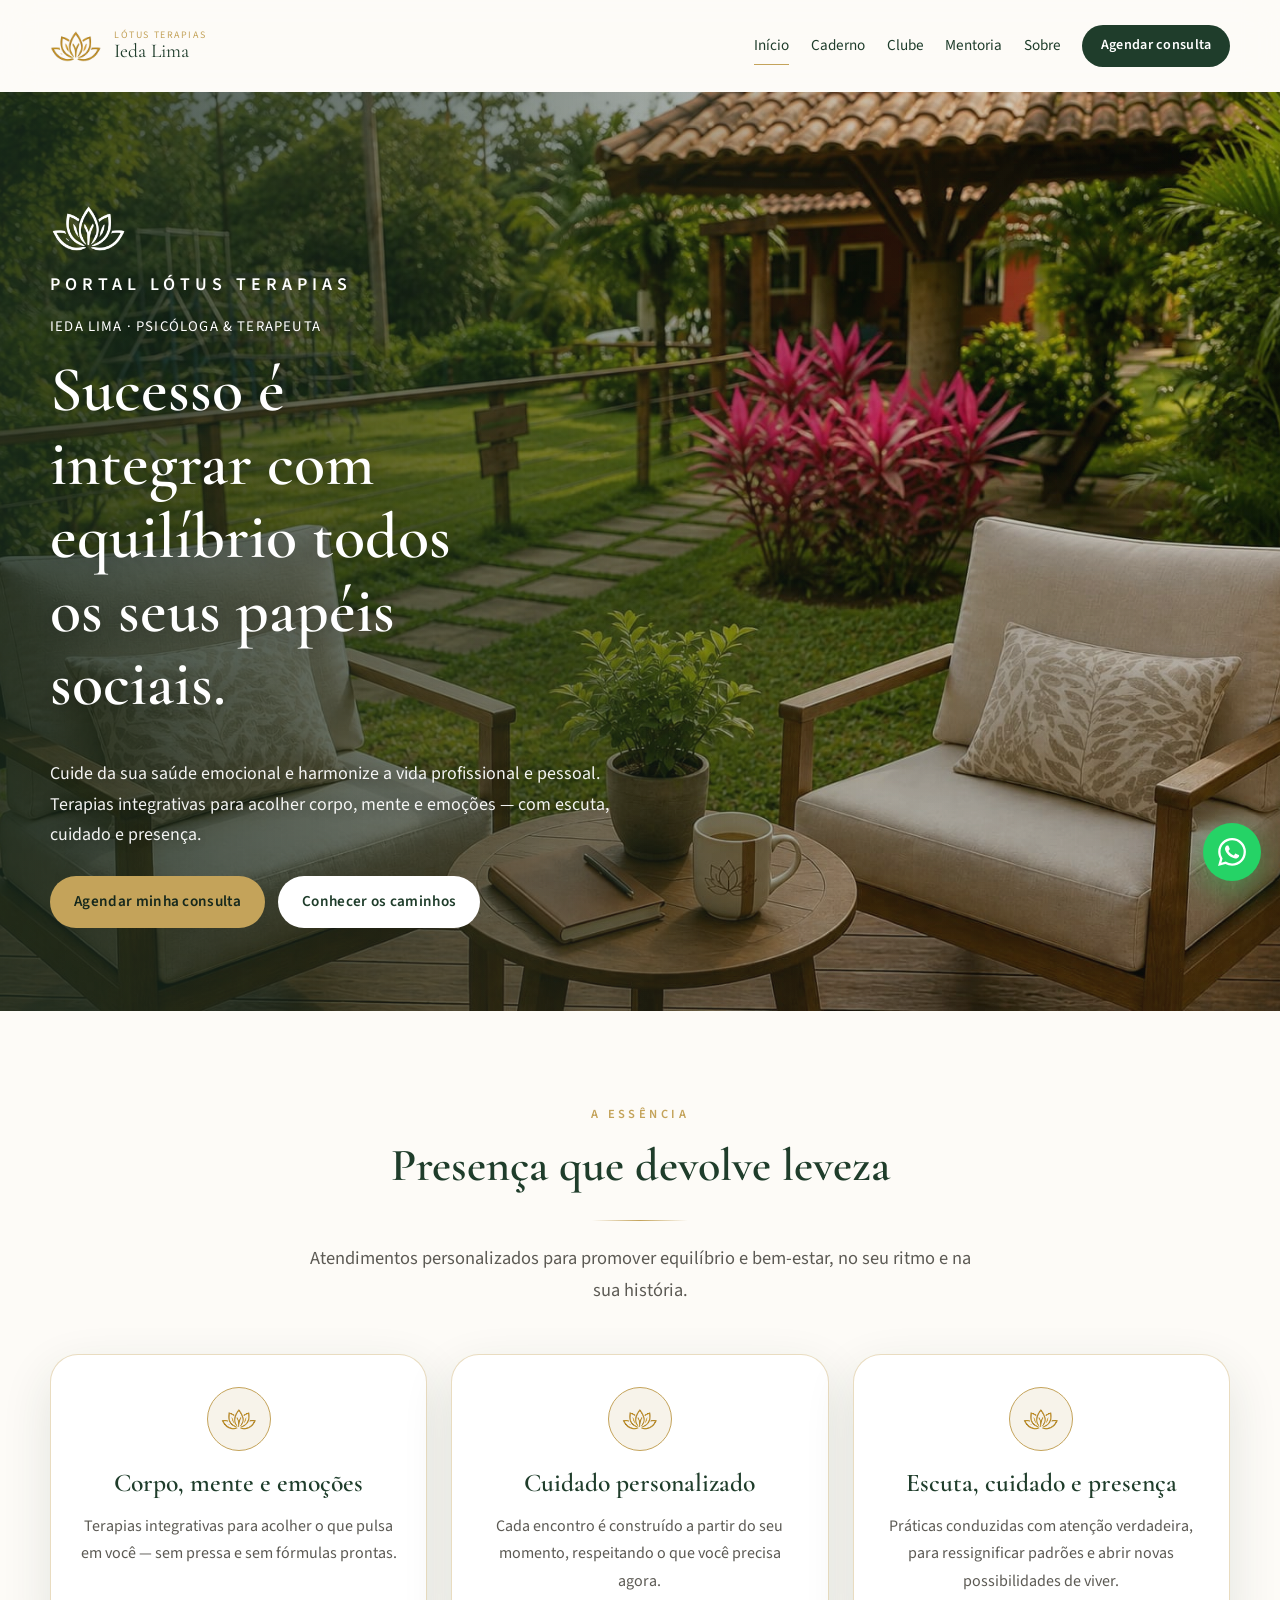
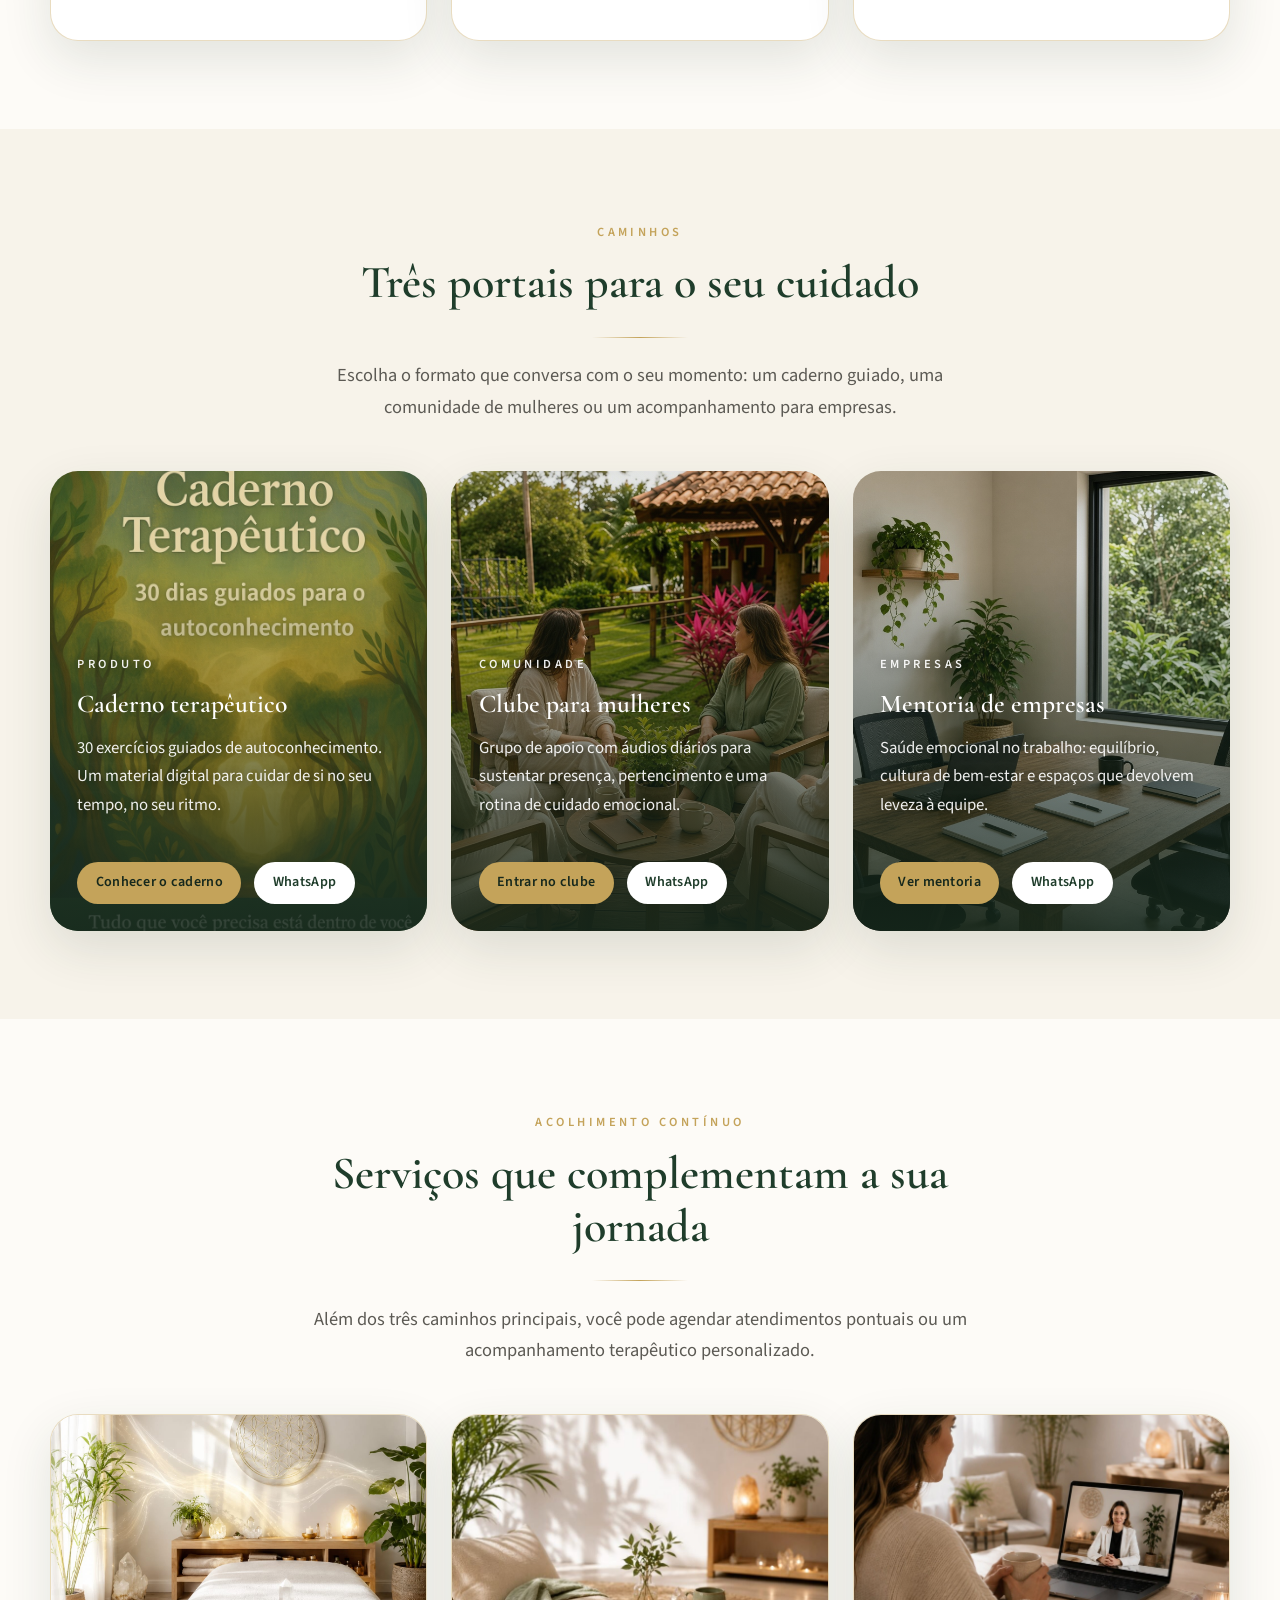
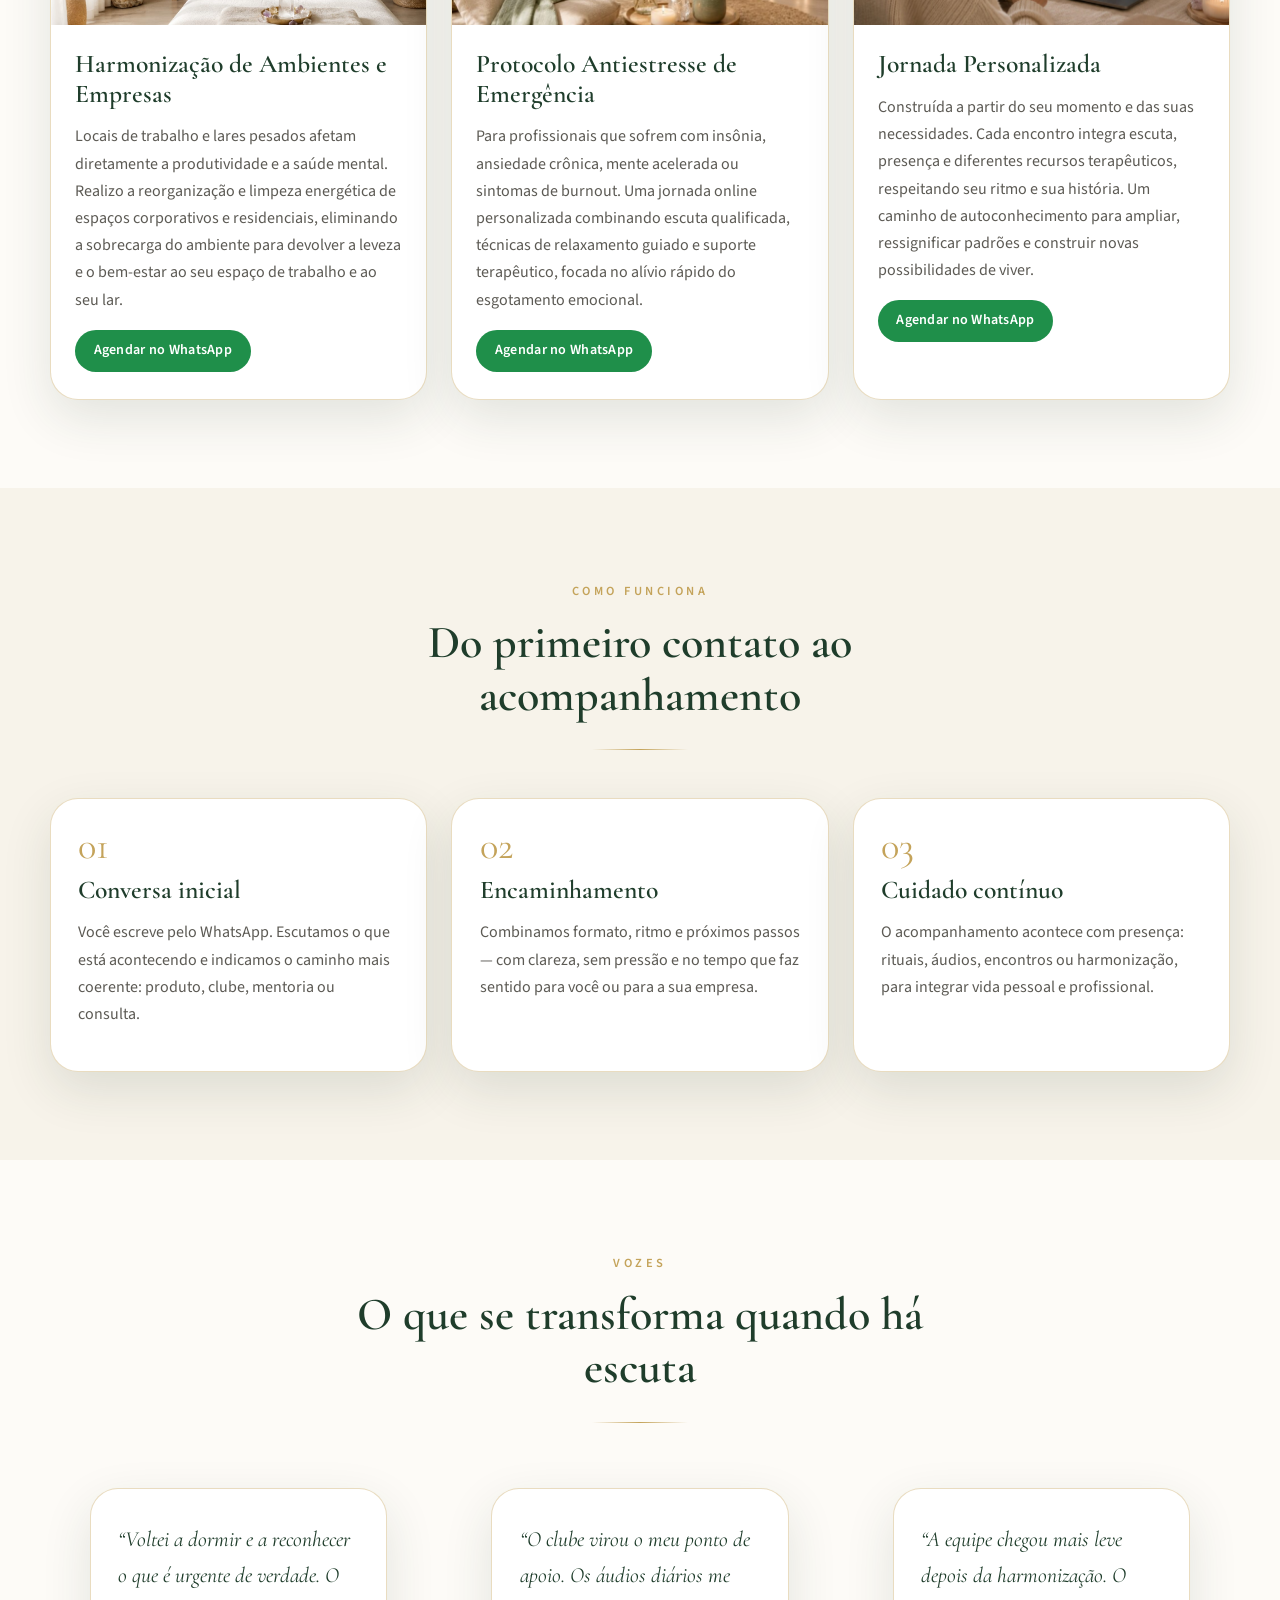
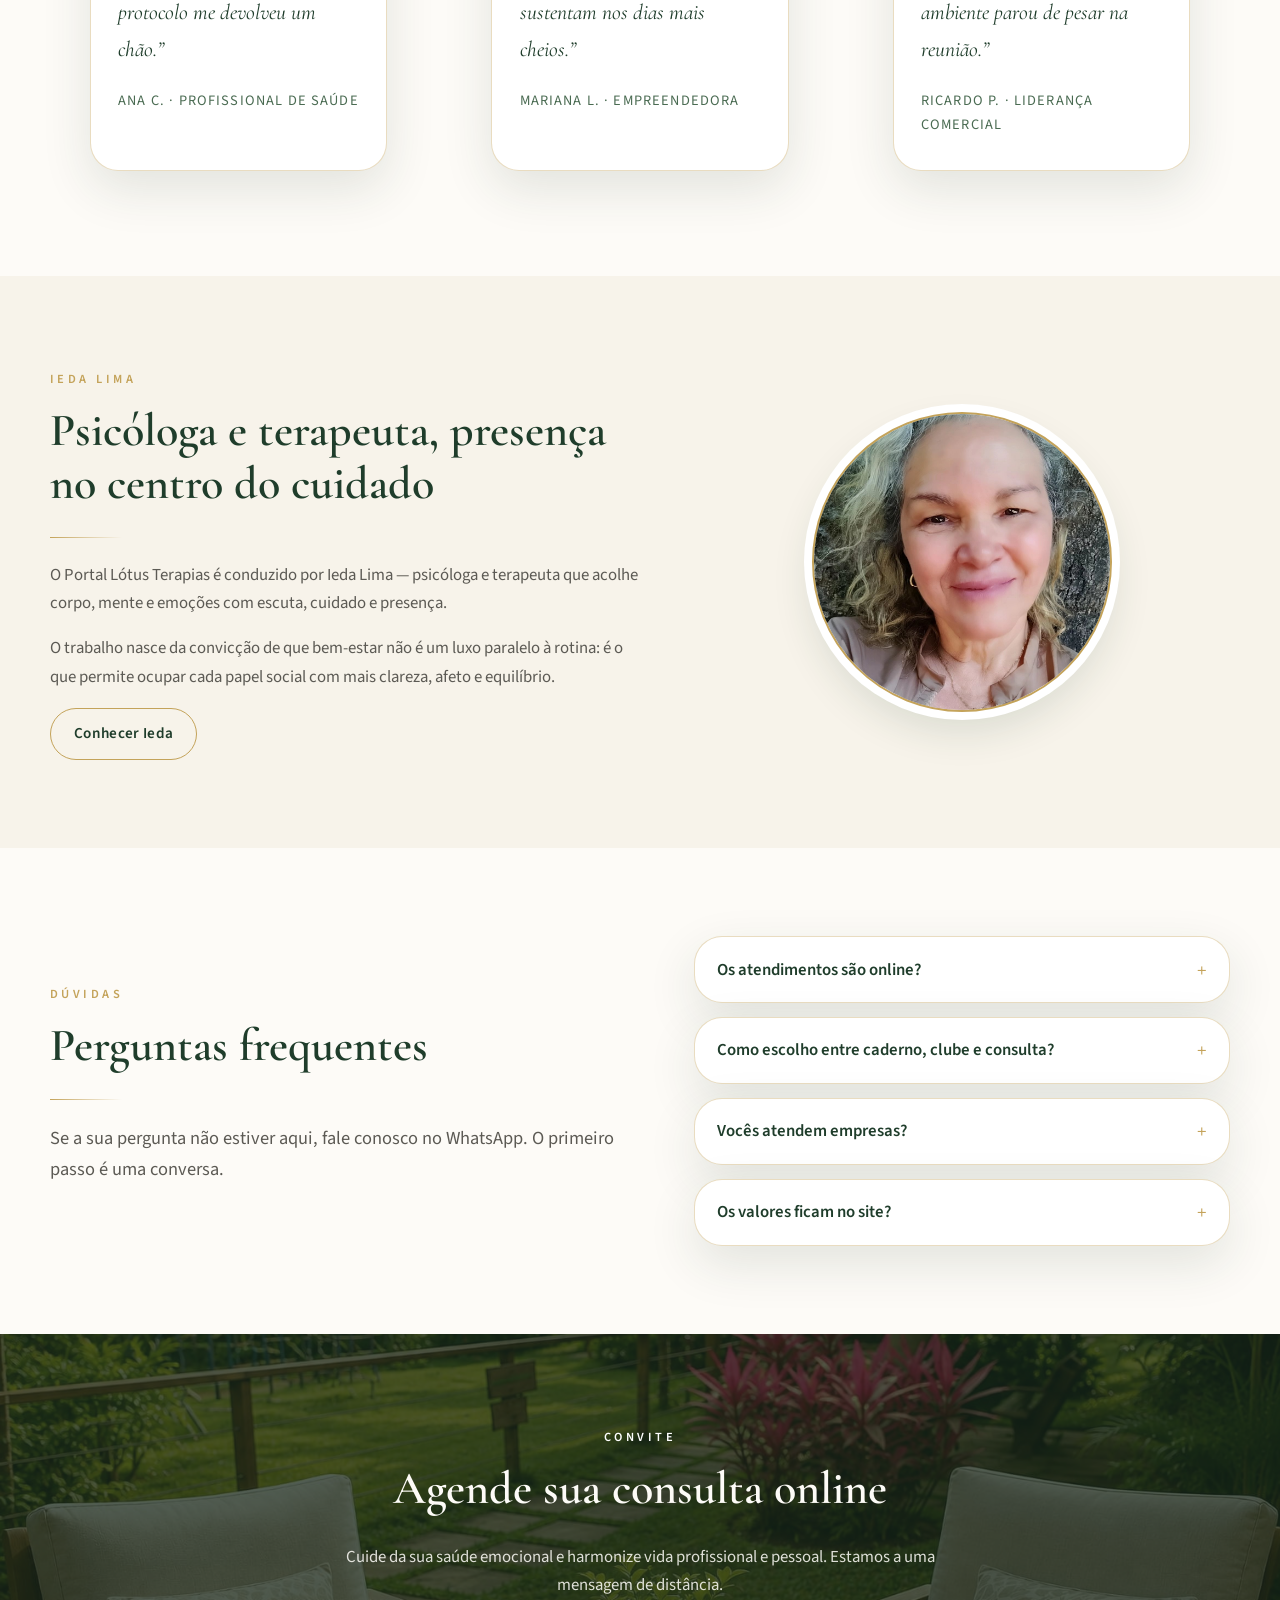
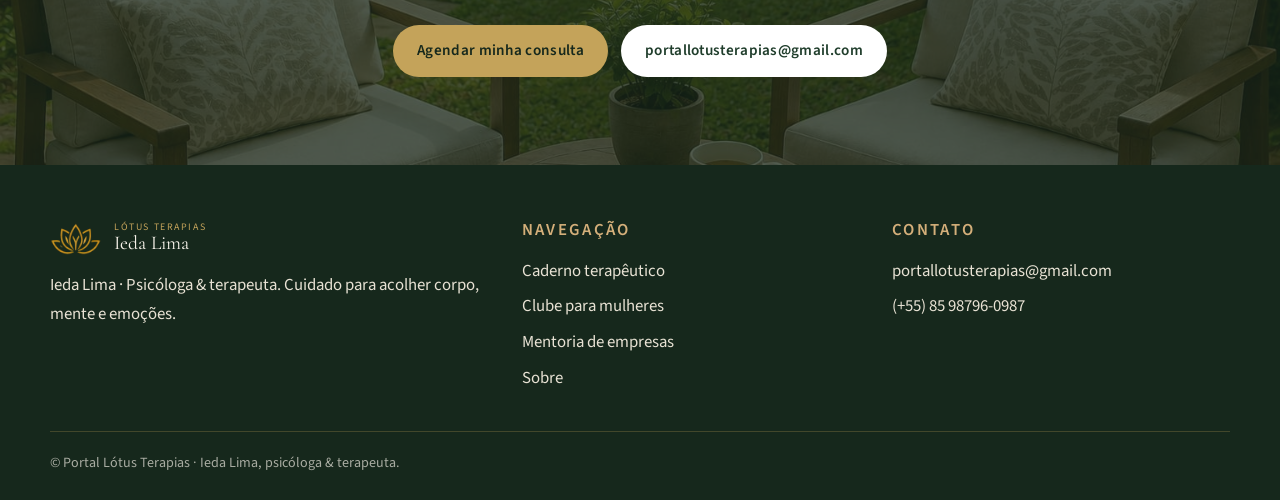
<file: index.html>
<!DOCTYPE html>
<html lang="pt-BR">
<head>
  <meta charset="UTF-8">
  <meta name="viewport" content="width=device-width, initial-scale=1.0">
  <title>Portal Lótus Terapias | Ieda Lima · Psicóloga & terapeuta</title>
  <meta name="description" content="Ieda Lima, psicóloga e terapeuta. Caderno terapêutico, clube para mulheres e mentoria de empresas. Cuide da saúde emocional e harmonize vida profissional e pessoal.">
  <link rel="icon" href="img/lotus-icon.png">
  <link rel="preconnect" href="https://fonts.googleapis.com">
  <link rel="preconnect" href="https://fonts.gstatic.com" crossorigin>
  <link href="https://fonts.googleapis.com/css2?family=Cormorant+Garamond:ital,wght@0,500;0,600;0,700;1,500&family=Source+Sans+3:wght@400;500;600;700&display=swap" rel="stylesheet">
  <link rel="stylesheet" href="css/styles.css">
</head>
<body>
  <header class="site-header">
    <div class="container header-inner">
      <a class="brand" href="index.html">
        <img src="img/lotus-icon.png" alt="Portal Lótus Terapias">
        <span><small>Lótus Terapias</small>Ieda Lima</span>
      </a>
      <button class="nav-toggle" aria-label="Abrir menu" aria-expanded="false" type="button">
        <span></span><span></span><span></span>
      </button>
      <nav class="site-nav" aria-label="Principal">
        <a class="is-active" href="index.html">Início</a>
        <a href="caderno.html">Caderno</a>
        <a href="clube.html">Clube</a>
        <a href="mentoria.html">Mentoria</a>
        <a href="sobre.html">Sobre</a>
        <a class="btn btn-primary btn-sm" href="https://wa.me/5585987960987?text=Ol%C3%A1!%20Gostaria%20de%20agendar%20uma%20consulta%20no%20Portal%20L%C3%B3tus%20Terapias." target="_blank" rel="noopener">Agendar consulta</a>
      </nav>
    </div>
  </header>

  <main>
    <section class="hero">
      <div class="hero-media">
        <img src="img/capa.jpg" alt="Espaço de conversa no jardim do Portal Lótus Terapias">
      </div>
      <div class="container hero-content">
        <div class="hero-panel">
          <img class="brand-mark" src="img/lotus-icon.png" alt="">
          <p class="eyebrow">Portal Lótus Terapias</p>
          <p class="therapist-line">Ieda Lima · Psicóloga & terapeuta</p>
          <h1>Sucesso é integrar com equilíbrio todos os seus papéis sociais.</h1>
          <p>Cuide da sua saúde emocional e harmonize a vida profissional e pessoal. Terapias integrativas para acolher corpo, mente e emoções — com escuta, cuidado e presença.</p>
          <div class="btn-row">
            <a class="btn btn-gold" href="https://wa.me/5585987960987?text=Ol%C3%A1!%20Gostaria%20de%20agendar%20uma%20consulta%20no%20Portal%20L%C3%B3tus%20Terapias." target="_blank" rel="noopener">Agendar minha consulta</a>
            <a class="btn btn-light" href="#caminhos">Conhecer os caminhos</a>
          </div>
        </div>
      </div>
    </section>

    <section class="section section-ivory">
      <div class="container">
        <div class="section-head center">
          <p class="eyebrow">A essência</p>
          <h2>Presença que devolve leveza</h2>
          <div class="gold-line"></div>
          <p class="lede">Atendimentos personalizados para promover equilíbrio e bem-estar, no seu ritmo e na sua história.</p>
        </div>
        <div class="grid-3">
          <article class="pillar-card">
            <div class="pillar-icon" aria-hidden="true">
              <img src="img/lotus-icon.png" alt="">
            </div>
            <h3>Corpo, mente e emoções</h3>
            <p>Terapias integrativas para acolher o que pulsa em você — sem pressa e sem fórmulas prontas.</p>
          </article>
          <article class="pillar-card">
            <div class="pillar-icon" aria-hidden="true">
              <img src="img/lotus-icon.png" alt="">
            </div>
            <h3>Cuidado personalizado</h3>
            <p>Cada encontro é construído a partir do seu momento, respeitando o que você precisa agora.</p>
          </article>
          <article class="pillar-card">
            <div class="pillar-icon" aria-hidden="true">
              <img src="img/lotus-icon.png" alt="">
            </div>
            <h3>Escuta, cuidado e presença</h3>
            <p>Práticas conduzidas com atenção verdadeira, para ressignificar padrões e abrir novas possibilidades de viver.</p>
          </article>
        </div>
      </div>
    </section>

    <section class="section section-cream" id="caminhos">
      <div class="container">
        <div class="section-head center">
          <p class="eyebrow">Caminhos</p>
          <h2>Três portais para o seu cuidado</h2>
          <div class="gold-line"></div>
          <p class="lede">Escolha o formato que conversa com o seu momento: um caderno guiado, uma comunidade de mulheres ou um acompanhamento para empresas.</p>
        </div>
        <div class="grid-3">
          <article class="product-card">
            <img src="img/caderno-capa.jpg" alt="Capa do Caderno Terapêutico: 30 dias guiados para o autoconhecimento">
            <div class="body">
              <p class="eyebrow">Produto</p>
              <h3>Caderno terapêutico</h3>
              <p>30 exercícios guiados de autoconhecimento. Um material digital para cuidar de si no seu tempo, no seu ritmo.</p>
              <div class="btn-row">
                <a class="btn btn-gold btn-sm" href="caderno.html">Conhecer o caderno</a>
                <a class="btn btn-light btn-sm" href="https://wa.me/5585987960987?text=Ol%C3%A1!%20Tenho%20interesse%20no%20Caderno%20terap%C3%AAutico." target="_blank" rel="noopener">WhatsApp</a>
              </div>
            </div>
          </article>
          <article class="product-card">
            <img src="img/clube.jpg" alt="Círculo de mulheres em jardim ao entardecer">
            <div class="body">
              <p class="eyebrow">Comunidade</p>
              <h3>Clube para mulheres</h3>
              <p>Grupo de apoio com áudios diários para sustentar presença, pertencimento e uma rotina de cuidado emocional.</p>
              <div class="btn-row">
                <a class="btn btn-gold btn-sm" href="clube.html">Entrar no clube</a>
                <a class="btn btn-light btn-sm" href="https://wa.me/5585987960987?text=Ol%C3%A1!%20Quero%20entrar%20no%20Clube%20para%20mulheres." target="_blank" rel="noopener">WhatsApp</a>
              </div>
            </div>
          </article>
          <article class="product-card">
            <img src="img/mentoria.jpg" alt="Sala corporativa harmonizada com plantas e luz natural">
            <div class="body">
              <p class="eyebrow">Empresas</p>
              <h3>Mentoria de empresas</h3>
              <p>Saúde emocional no trabalho: equilíbrio, cultura de bem-estar e espaços que devolvem leveza à equipe.</p>
              <div class="btn-row">
                <a class="btn btn-gold btn-sm" href="mentoria.html">Ver mentoria</a>
                <a class="btn btn-light btn-sm" href="https://wa.me/5585987960987?text=Ol%C3%A1!%20Quero%20uma%20proposta%20de%20mentoria%20para%20minha%20empresa." target="_blank" rel="noopener">WhatsApp</a>
              </div>
            </div>
          </article>
        </div>
      </div>
    </section>

    <section class="section section-ivory" id="servicos">
      <div class="container">
        <div class="section-head center">
          <p class="eyebrow">Acolhimento contínuo</p>
          <h2>Serviços que complementam a sua jornada</h2>
          <div class="gold-line"></div>
          <p class="lede">Além dos três caminhos principais, você pode agendar atendimentos pontuais ou um acompanhamento terapêutico personalizado.</p>
        </div>
        <div class="grid-3">
          <article class="service-card">
            <img src="img/limpeza.jpg" alt="Espaço terapêutico com cristais, plantas e luz suave">
            <div class="body">
              <h3>Harmonização de Ambientes e Empresas</h3>
              <p>Locais de trabalho e lares pesados afetam diretamente a produtividade e a saúde mental. Realizo a reorganização e limpeza energética de espaços corporativos e residenciais, eliminando a sobrecarga do ambiente para devolver a leveza e o bem-estar ao seu espaço de trabalho e ao seu lar.</p>
              <a class="btn btn-wa btn-sm" href="https://wa.me/5585987960987?text=Ol%C3%A1!%20Gostaria%20de%20saber%20mais%20sobre%20Harmoniza%C3%A7%C3%A3o%20de%20Ambientes%20e%20Empresas." target="_blank" rel="noopener">Agendar no WhatsApp</a>
            </div>
          </article>
          <article class="service-card">
            <img src="img/acolhimento.jpg" alt="Espaço de pausa com plantas, vela e luz natural">
            <div class="body">
              <h3>Protocolo Antiestresse de Emergência</h3>
              <p>Para profissionais que sofrem com insônia, ansiedade crônica, mente acelerada ou sintomas de burnout. Uma jornada online personalizada combinando escuta qualificada, técnicas de relaxamento guiado e suporte terapêutico, focada no alívio rápido do esgotamento emocional.</p>
              <a class="btn btn-wa btn-sm" href="https://wa.me/5585987960987?text=Ol%C3%A1!%20Tenho%20interesse%20no%20Protocolo%20Antiestresse%20de%20Emerg%C3%AAncia." target="_blank" rel="noopener">Agendar no WhatsApp</a>
            </div>
          </article>
          <article class="service-card">
            <img src="img/consulta.jpg" alt="Atendimento terapêutico online">
            <div class="body">
              <h3>Jornada Personalizada</h3>
              <p>Construída a partir do seu momento e das suas necessidades. Cada encontro integra escuta, presença e diferentes recursos terapêuticos, respeitando seu ritmo e sua história. Um caminho de autoconhecimento para ampliar, ressignificar padrões e construir novas possibilidades de viver.</p>
              <a class="btn btn-wa btn-sm" href="https://wa.me/5585987960987?text=Ol%C3%A1!%20Gostaria%20de%20conhecer%20a%20Jornada%20Personalizada." target="_blank" rel="noopener">Agendar no WhatsApp</a>
            </div>
          </article>
        </div>
      </div>
    </section>

    <section class="section section-cream">
      <div class="container">
        <div class="section-head center">
          <p class="eyebrow">Como funciona</p>
          <h2>Do primeiro contato ao acompanhamento</h2>
          <div class="gold-line"></div>
        </div>
        <div class="grid-3">
          <article class="step-card">
            <div class="step-num">01</div>
            <h3>Conversa inicial</h3>
            <p>Você escreve pelo WhatsApp. Escutamos o que está acontecendo e indicamos o caminho mais coerente: produto, clube, mentoria ou consulta.</p>
          </article>
          <article class="step-card">
            <div class="step-num">02</div>
            <h3>Encaminhamento</h3>
            <p>Combinamos formato, ritmo e próximos passos — com clareza, sem pressão e no tempo que faz sentido para você ou para a sua empresa.</p>
          </article>
          <article class="step-card">
            <div class="step-num">03</div>
            <h3>Cuidado contínuo</h3>
            <p>O acompanhamento acontece com presença: rituais, áudios, encontros ou harmonização, para integrar vida pessoal e profissional.</p>
          </article>
        </div>
      </div>
    </section>

    <section class="section section-ivory">
      <div class="container">
        <div class="section-head center">
          <p class="eyebrow">Vozes</p>
          <h2>O que se transforma quando há escuta</h2>
          <div class="gold-line"></div>
        </div>
        <div class="grid-3">
          <blockquote class="quote-card">
            <p>“Voltei a dormir e a reconhecer o que é urgente de verdade. O protocolo me devolveu um chão.”</p>
            <cite>Ana C. · profissional de saúde</cite>
          </blockquote>
          <blockquote class="quote-card">
            <p>“O clube virou o meu ponto de apoio. Os áudios diários me sustentam nos dias mais cheios.”</p>
            <cite>Mariana L. · empreendedora</cite>
          </blockquote>
          <blockquote class="quote-card">
            <p>“A equipe chegou mais leve depois da harmonização. O ambiente parou de pesar na reunião.”</p>
            <cite>Ricardo P. · liderança comercial</cite>
          </blockquote>
        </div>
      </div>
    </section>

    <section class="section section-cream">
      <div class="container grid-2">
        <div>
          <p class="eyebrow">Ieda Lima</p>
          <h2>Psicóloga e terapeuta, presença no centro do cuidado</h2>
          <div class="gold-line"></div>
          <p>O Portal Lótus Terapias é conduzido por Ieda Lima — psicóloga e terapeuta que acolhe corpo, mente e emoções com escuta, cuidado e presença.</p>
          <p>O trabalho nasce da convicção de que bem-estar não é um luxo paralelo à rotina: é o que permite ocupar cada papel social com mais clareza, afeto e equilíbrio.</p>
          <a class="btn btn-ghost" href="sobre.html">Conhecer Ieda</a>
        </div>
        <div class="portrait-wrap">
          <figure class="portrait">
            <img src="img/Ieda.jpg" alt="Ieda Lima, psicóloga e terapeuta">
          </figure>
        </div>
      </div>
    </section>

    <section class="section section-ivory">
      <div class="container grid-2">
        <div>
          <p class="eyebrow">Dúvidas</p>
          <h2>Perguntas frequentes</h2>
          <div class="gold-line"></div>
          <p class="lede">Se a sua pergunta não estiver aqui, fale conosco no WhatsApp. O primeiro passo é uma conversa.</p>
        </div>
        <div class="faq-list">
          <article class="faq-item">
            <button type="button" aria-expanded="false">Os atendimentos são online?<span>+</span></button>
            <div class="faq-panel">Sim. Consultas, protocolo antiestresse e jornadas personalizadas acontecem online. O caderno chega em formato digital, para você percorrer onde estiver. Harmonização de ambientes pode ser combinada conforme o espaço.</div>
          </article>
          <article class="faq-item">
            <button type="button" aria-expanded="false">Como escolho entre caderno, clube e consulta?<span>+</span></button>
            <div class="faq-panel">O caderno é um percurso individual, com 30 exercícios em material digital. O clube oferece pertencimento e áudios diários. A consulta ou jornada é indicada quando você precisa de escuta próxima. No WhatsApp, ajudamos a escolher com calma.</div>
          </article>
          <article class="faq-item">
            <button type="button" aria-expanded="false">Vocês atendem empresas?<span>+</span></button>
            <div class="faq-panel">Sim. A mentoria de empresas cuida de saúde emocional, cultura e ambientes de trabalho. A harmonização de espaços corporativos também pode integrar o processo.</div>
          </article>
          <article class="faq-item">
            <button type="button" aria-expanded="false">Os valores ficam no site?<span>+</span></button>
            <div class="faq-panel">Os investimentos são apresentados na conversa, de acordo com o caminho escolhido. Assim cada proposta respeita o formato, a frequência e o que você realmente precisa.</div>
          </article>
        </div>
      </div>
    </section>

    <section class="cta-band">
      <img src="img/capa.jpg" alt="">
      <div class="container">
        <p class="eyebrow">Convite</p>
        <h2>Agende sua consulta online</h2>
        <p>Cuide da sua saúde emocional e harmonize vida profissional e pessoal. Estamos a uma mensagem de distância.</p>
        <div class="btn-row">
          <a class="btn btn-gold" href="https://wa.me/5585987960987?text=Ol%C3%A1!%20Gostaria%20de%20agendar%20uma%20consulta%20no%20Portal%20L%C3%B3tus%20Terapias." target="_blank" rel="noopener">Agendar minha consulta</a>
          <a class="btn btn-light" href="https://mail.google.com/mail/?view=cm&fs=1&to=portallotusterapias@gmail.com" target="_blank" rel="noopener">portallotusterapias@gmail.com</a>
        </div>
      </div>
    </section>
  </main>

  <footer class="site-footer">
    <div class="container footer-grid">
      <div>
        <a class="brand" href="index.html">
          <img src="img/lotus-icon.png" alt="Portal Lótus Terapias">
          <span><small>Lótus Terapias</small>Ieda Lima</span>
        </a>
        <p style="margin-top:1rem;">Ieda Lima · Psicóloga & terapeuta. Cuidado para acolher corpo, mente e emoções.</p>
      </div>
      <div>
        <h3>Navegação</h3>
        <ul>
          <li><a href="caderno.html">Caderno terapêutico</a></li>
          <li><a href="clube.html">Clube para mulheres</a></li>
          <li><a href="mentoria.html">Mentoria de empresas</a></li>
          <li><a href="sobre.html">Sobre</a></li>
        </ul>
      </div>
      <div>
        <h3>Contato</h3>
        <ul>
          <li><a href="https://mail.google.com/mail/?view=cm&fs=1&to=portallotusterapias@gmail.com" target="_blank" rel="noopener">portallotusterapias@gmail.com</a></li>
          <li><a href="https://wa.me/5585987960987" target="_blank" rel="noopener">(+55) 85 98796-0987</a></li>
        </ul>
      </div>
    </div>
    <div class="container copyright">© Portal Lótus Terapias · Ieda Lima, psicóloga & terapeuta.</div>
  </footer>

  <a class="wa-float" href="https://wa.me/5585987960987?text=Ol%C3%A1!%20Gostaria%20de%20agendar%20uma%20consulta%20no%20Portal%20L%C3%B3tus%20Terapias." target="_blank" rel="noopener" aria-label="Abrir WhatsApp">
    <svg viewBox="0 0 24 24" width="28" height="28" fill="currentColor" aria-hidden="true"><path d="M17.472 14.382c-.297-.149-1.758-.867-2.03-.967-.273-.099-.471-.148-.67.15-.197.297-.767.966-.94 1.164-.173.199-.347.223-.644.075-.297-.15-1.255-.463-2.39-1.475-.883-.788-1.48-1.761-1.653-2.059-.173-.297-.018-.458.13-.606.134-.133.298-.347.446-.52.149-.174.198-.298.298-.497.099-.198.05-.371-.025-.52-.075-.149-.669-1.612-.916-2.207-.242-.579-.487-.5-.669-.51-.173-.008-.371-.01-.57-.01-.198 0-.52.074-.792.372-.272.297-1.04 1.016-1.04 2.479 0 1.462 1.065 2.875 1.213 3.074.149.198 2.096 3.2 5.077 4.487.709.306 1.262.489 1.694.625.712.227 1.36.195 1.871.118.571-.085 1.758-.719 2.006-1.413.248-.694.248-1.289.173-1.413-.074-.124-.272-.198-.57-.347m-5.421 7.403h-.004a9.87 9.87 0 01-5.031-1.378l-.361-.214-3.741.982.998-3.648-.235-.374a9.86 9.86 0 01-1.51-5.26c.001-5.45 4.436-9.884 9.888-9.884 2.64 0 5.122 1.03 6.988 2.898a9.825 9.825 0 012.893 6.994c-.003 5.45-4.435 9.884-9.885 9.884m8.413-18.297A11.815 11.815 0 0012.05 0C5.495 0 .16 5.335.157 11.892c0 2.096.547 4.142 1.588 5.945L.057 24l6.305-1.654a11.882 11.882 0 005.683 1.448h.005c6.554 0 11.89-5.335 11.893-11.893a11.821 11.821 0 00-3.48-8.413z"/></svg>
  </a>
  <script src="js/main.js"></script>
</body>
</html>
</file>
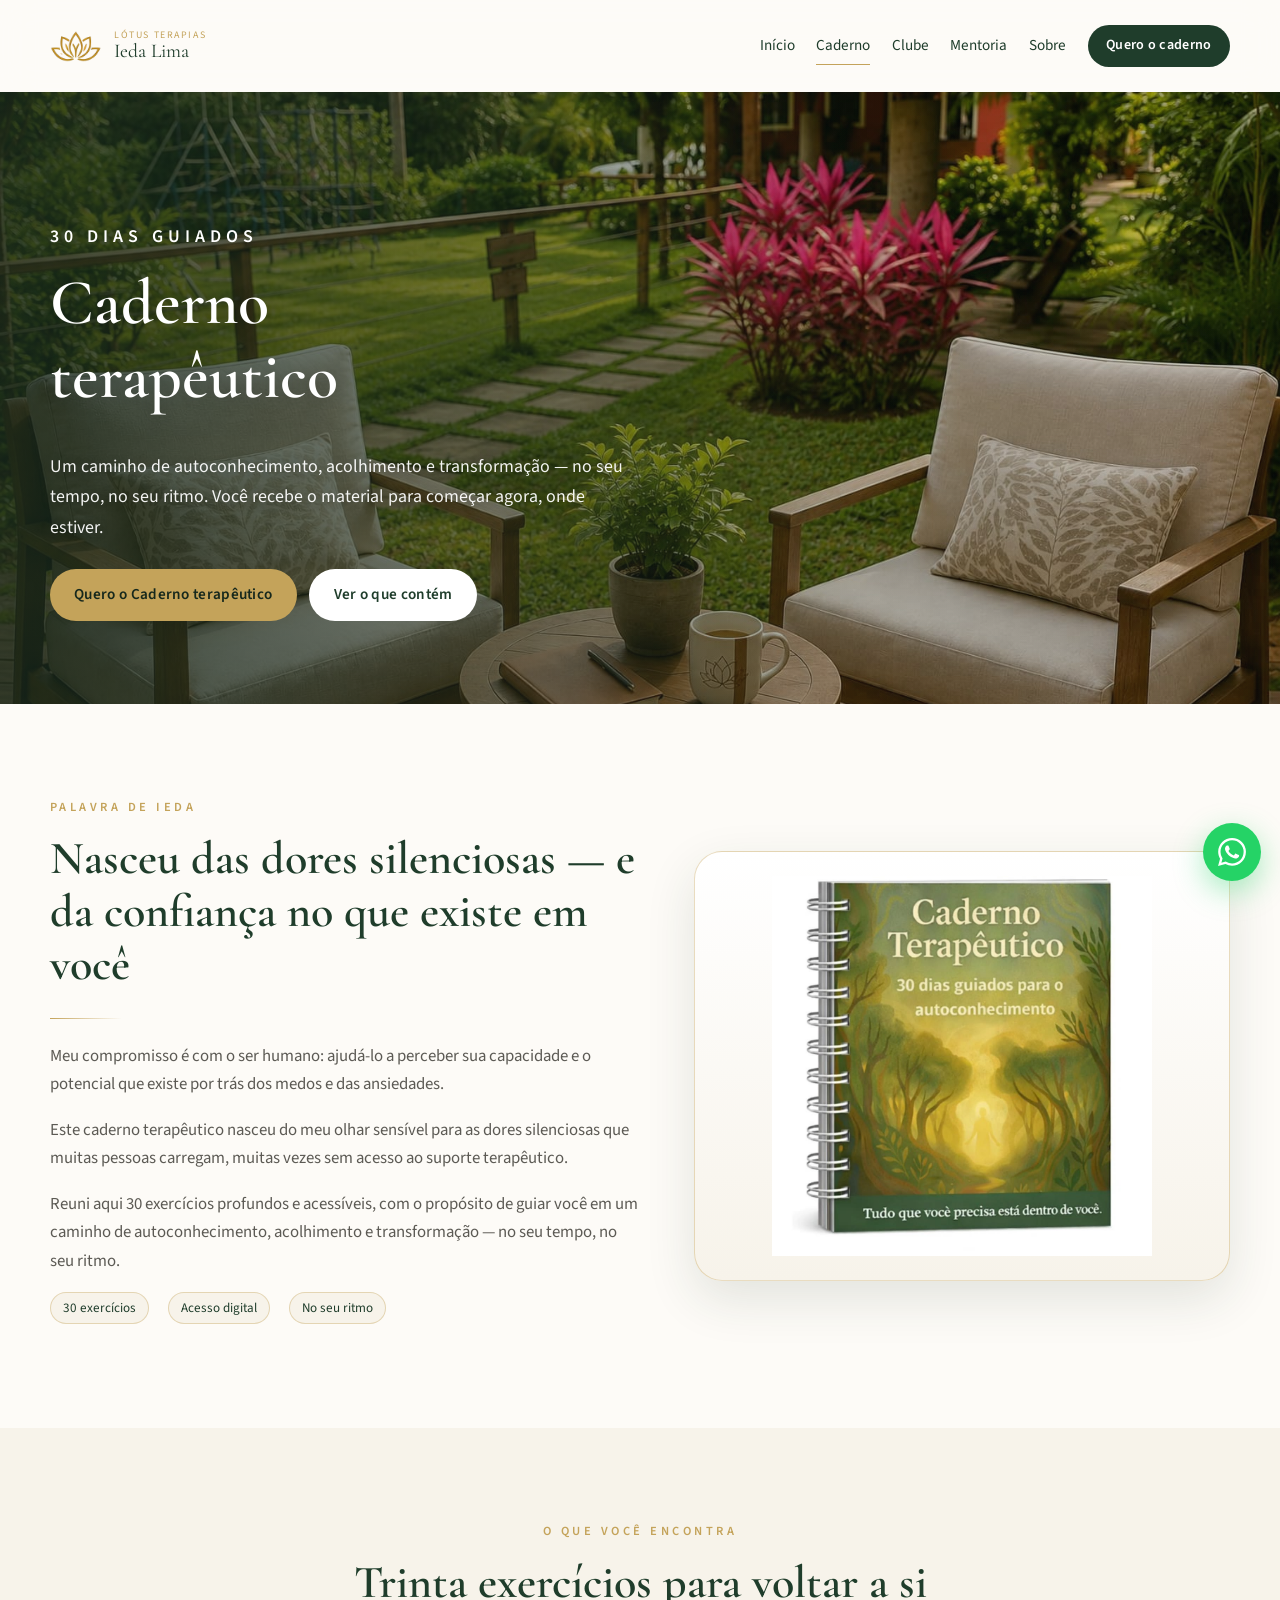
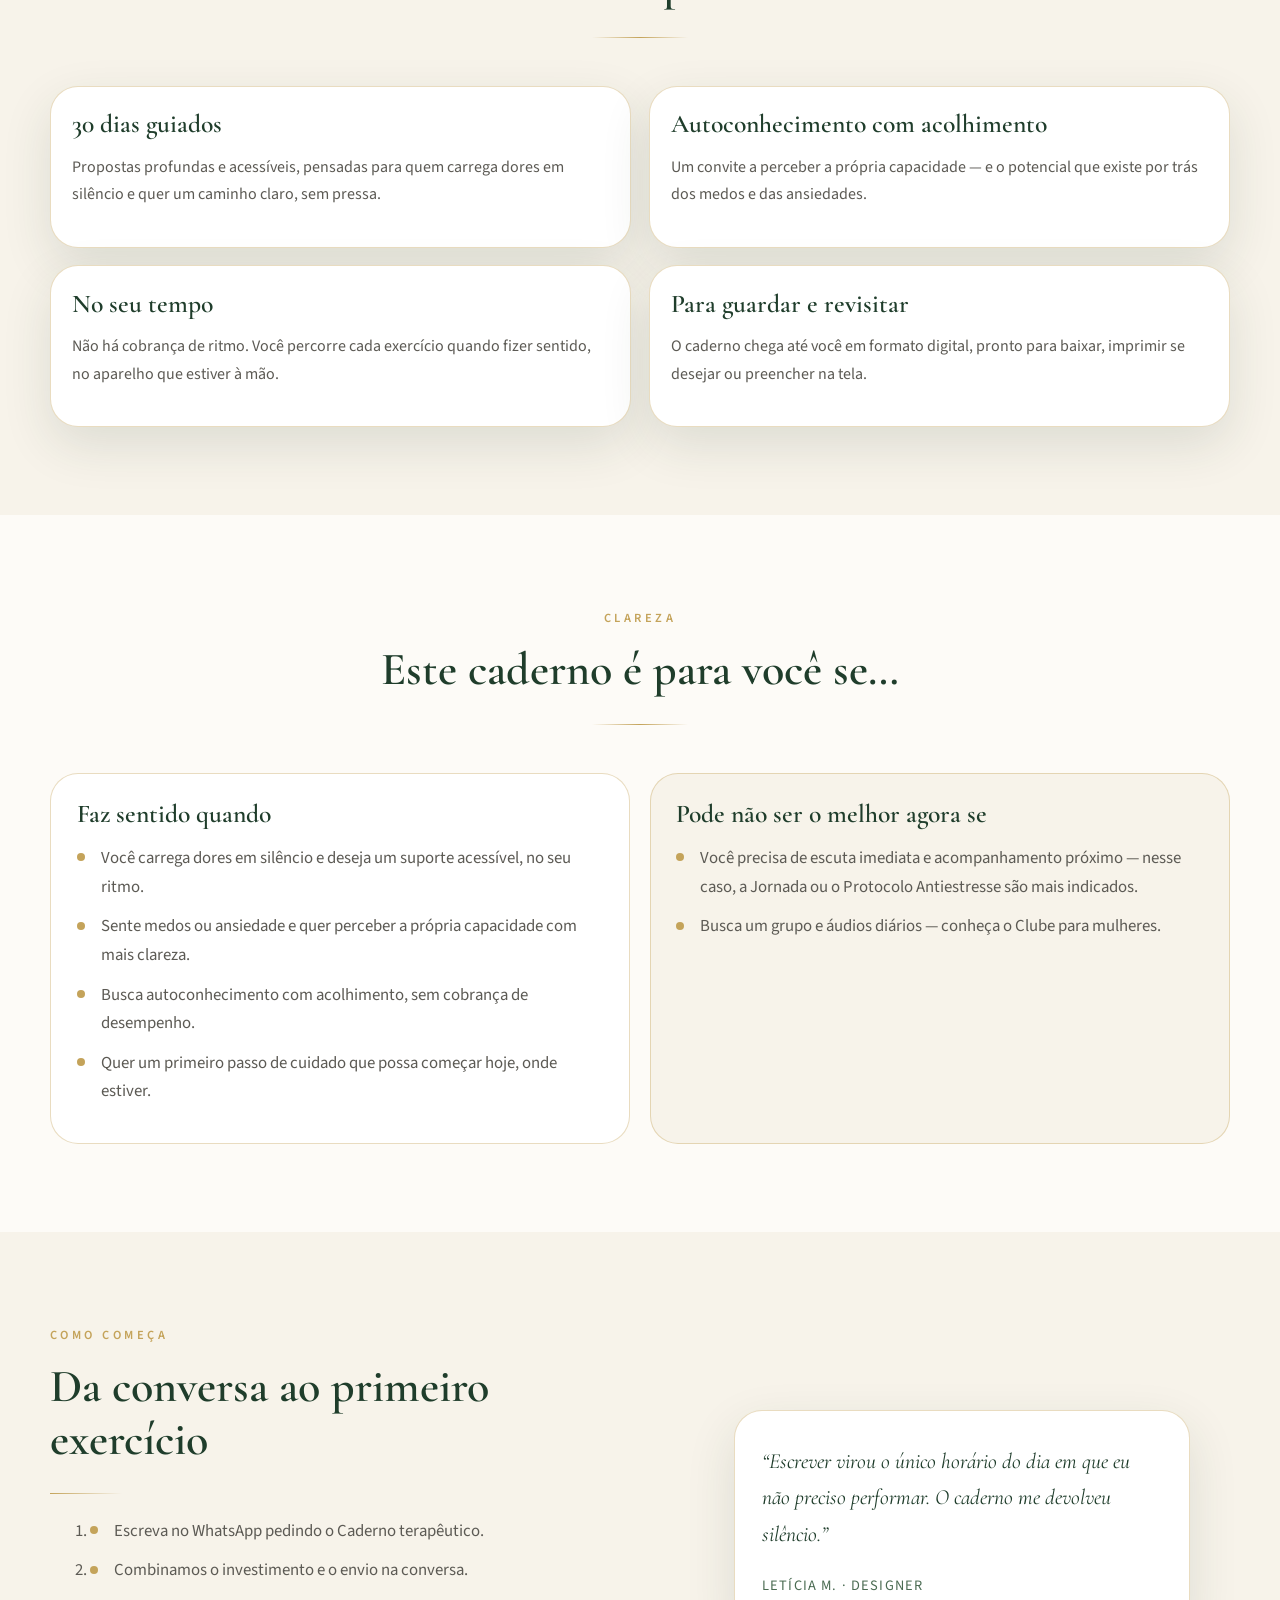
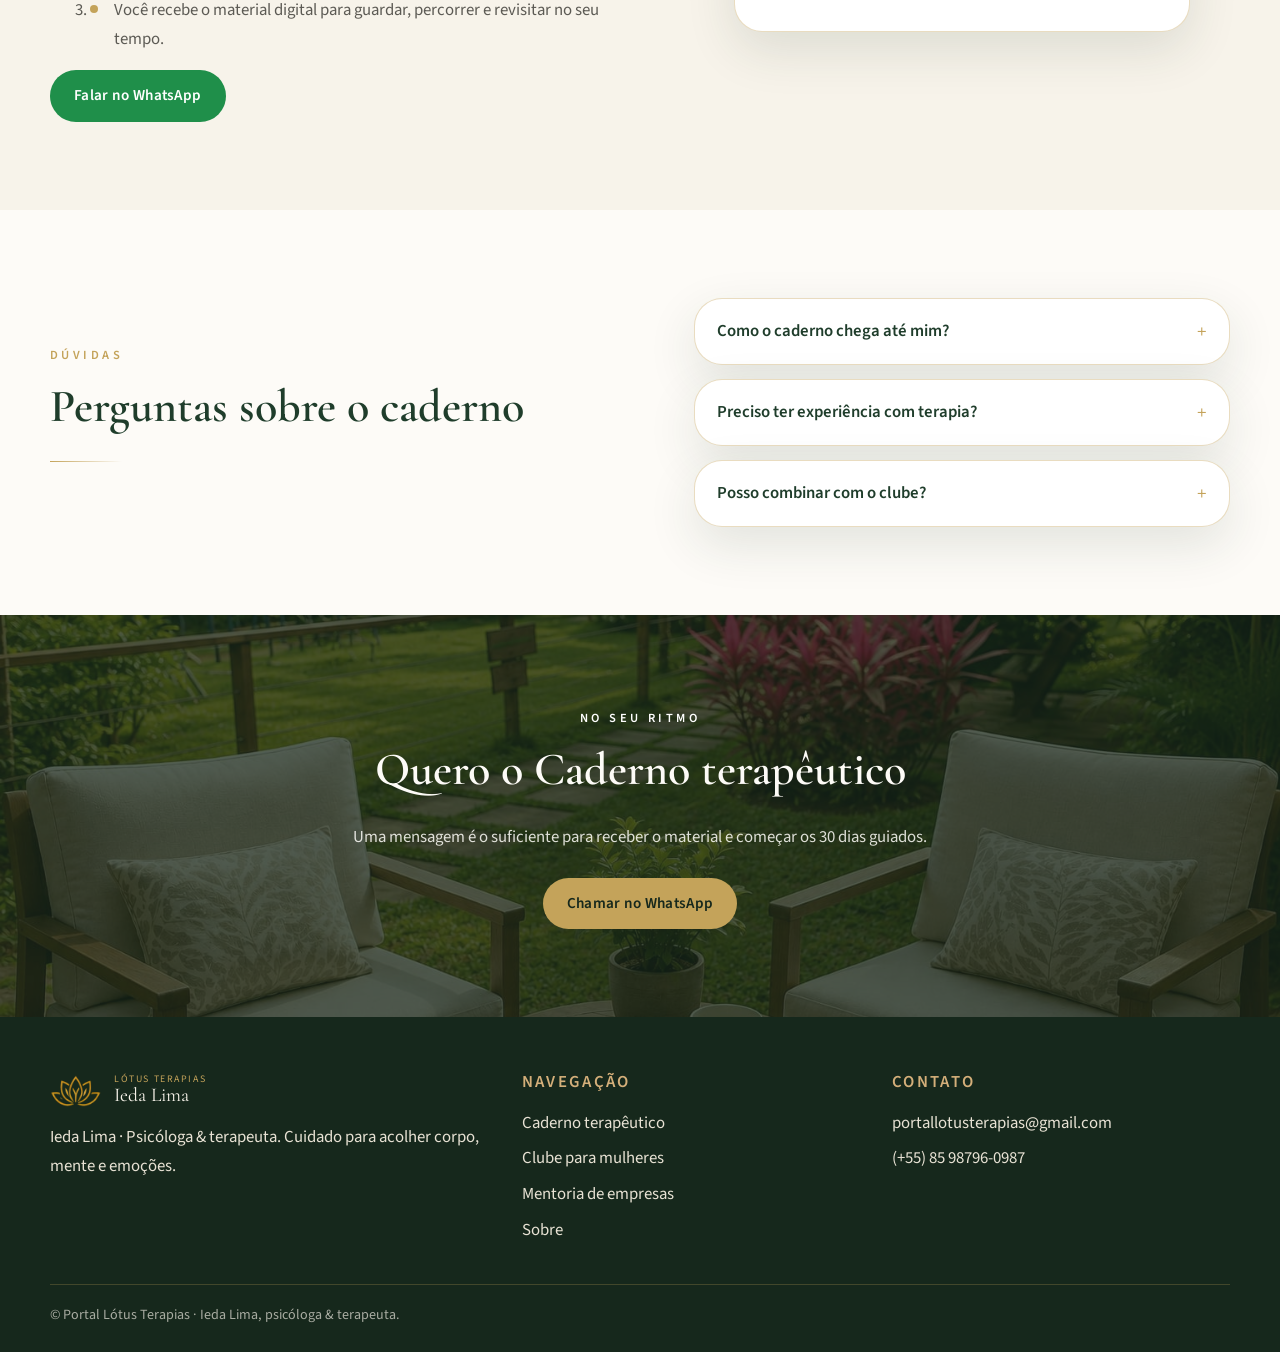
<file: caderno.html>
<!DOCTYPE html>
<html lang="pt-BR">
<head>
  <meta charset="UTF-8">
  <meta name="viewport" content="width=device-width, initial-scale=1.0">
  <title>Caderno terapêutico | Portal Lótus Terapias</title>
  <meta name="description" content="Caderno terapêutico de Ieda Lima: 30 exercícios guiados de autoconhecimento, acolhimento e transformação. Um material digital para percorrer no seu ritmo.">
  <link rel="icon" href="img/lotus-icon.png">
  <link rel="preconnect" href="https://fonts.googleapis.com">
  <link rel="preconnect" href="https://fonts.gstatic.com" crossorigin>
  <link href="https://fonts.googleapis.com/css2?family=Cormorant+Garamond:ital,wght@0,500;0,600;0,700;1,500&family=Source+Sans+3:wght@400;500;600;700&display=swap" rel="stylesheet">
  <link rel="stylesheet" href="css/styles.css">
</head>
<body>
  <header class="site-header">
    <div class="container header-inner">
      <a class="brand" href="index.html">
        <img src="img/lotus-icon.png" alt="Portal Lótus Terapias">
        <span><small>Lótus Terapias</small>Ieda Lima</span>
      </a>
      <button class="nav-toggle" aria-label="Abrir menu" aria-expanded="false" type="button">
        <span></span><span></span><span></span>
      </button>
      <nav class="site-nav" aria-label="Principal">
        <a href="index.html">Início</a>
        <a class="is-active" href="caderno.html">Caderno</a>
        <a href="clube.html">Clube</a>
        <a href="mentoria.html">Mentoria</a>
        <a href="sobre.html">Sobre</a>
        <a class="btn btn-primary btn-sm" href="https://wa.me/5585987960987?text=Ol%C3%A1!%20Tenho%20interesse%20no%20Caderno%20terap%C3%AAutico." target="_blank" rel="noopener">Quero o caderno</a>
      </nav>
    </div>
  </header>

  <main>
    <section class="page-hero">
      <div class="hero-media">
        <img src="img/capa.jpg" alt="Espaço de conversa no jardim do Portal Lótus Terapias">
      </div>
      <div class="container hero-content">
        <div class="hero-panel">
          <p class="eyebrow">30 dias guiados</p>
          <h1>Caderno terapêutico</h1>
          <p>Um caminho de autoconhecimento, acolhimento e transformação — no seu tempo, no seu ritmo. Você recebe o material para começar agora, onde estiver.</p>
          <div class="btn-row">
            <a class="btn btn-gold" href="https://wa.me/5585987960987?text=Ol%C3%A1!%20Tenho%20interesse%20no%20Caderno%20terap%C3%AAutico." target="_blank" rel="noopener">Quero o Caderno terapêutico</a>
            <a class="btn btn-light" href="#conteudo">Ver o que contém</a>
          </div>
        </div>
      </div>
    </section>

    <section class="section section-ivory">
      <div class="container grid-2">
        <div>
          <p class="eyebrow">Palavra de Ieda</p>
          <h2>Nasceu das dores silenciosas — e da confiança no que existe em você</h2>
          <div class="gold-line"></div>
          <p>Meu compromisso é com o ser humano: ajudá-lo a perceber sua capacidade e o potencial que existe por trás dos medos e das ansiedades.</p>
          <p>Este caderno terapêutico nasceu do meu olhar sensível para as dores silenciosas que muitas pessoas carregam, muitas vezes sem acesso ao suporte terapêutico.</p>
          <p>Reuni aqui 30 exercícios profundos e acessíveis, com o propósito de guiar você em um caminho de autoconhecimento, acolhimento e transformação — no seu tempo, no seu ritmo.</p>
          <ul class="meta-row">
            <li class="chip">30 exercícios</li>
            <li class="chip">Acesso digital</li>
            <li class="chip">No seu ritmo</li>
          </ul>
        </div>
        <div class="cover-frame">
          <img src="img/cadernoterapeutico.jpg" alt="Capa do Caderno Terapêutico: 30 dias guiados para o autoconhecimento">
        </div>
      </div>
    </section>

    <section class="section section-cream" id="conteudo">
      <div class="container">
        <div class="section-head center">
          <p class="eyebrow">O que você encontra</p>
          <h2>Trinta exercícios para voltar a si</h2>
          <div class="gold-line"></div>
        </div>
        <div class="include-grid">
          <article class="include-card">
            <h3>30 dias guiados</h3>
            <p>Propostas profundas e acessíveis, pensadas para quem carrega dores em silêncio e quer um caminho claro, sem pressa.</p>
          </article>
          <article class="include-card">
            <h3>Autoconhecimento com acolhimento</h3>
            <p>Um convite a perceber a própria capacidade — e o potencial que existe por trás dos medos e das ansiedades.</p>
          </article>
          <article class="include-card">
            <h3>No seu tempo</h3>
            <p>Não há cobrança de ritmo. Você percorre cada exercício quando fizer sentido, no aparelho que estiver à mão.</p>
          </article>
          <article class="include-card">
            <h3>Para guardar e revisitar</h3>
            <p>O caderno chega até você em formato digital, pronto para baixar, imprimir se desejar ou preencher na tela.</p>
          </article>
        </div>
      </div>
    </section>

    <section class="section section-ivory">
      <div class="container">
        <div class="section-head center">
          <p class="eyebrow">Clareza</p>
          <h2>Este caderno é para você se…</h2>
          <div class="gold-line"></div>
        </div>
        <div class="for-whom">
          <div class="for-box">
            <h3>Faz sentido quando</h3>
            <ul class="check-list">
              <li>Você carrega dores em silêncio e deseja um suporte acessível, no seu ritmo.</li>
              <li>Sente medos ou ansiedade e quer perceber a própria capacidade com mais clareza.</li>
              <li>Busca autoconhecimento com acolhimento, sem cobrança de desempenho.</li>
              <li>Quer um primeiro passo de cuidado que possa começar hoje, onde estiver.</li>
            </ul>
          </div>
          <div class="for-box not">
            <h3>Pode não ser o melhor agora se</h3>
            <ul class="check-list">
              <li>Você precisa de escuta imediata e acompanhamento próximo — nesse caso, a Jornada ou o Protocolo Antiestresse são mais indicados.</li>
              <li>Busca um grupo e áudios diários — conheça o Clube para mulheres.</li>
            </ul>
          </div>
        </div>
      </div>
    </section>

    <section class="section section-cream">
      <div class="container grid-2">
        <div>
          <p class="eyebrow">Como começa</p>
          <h2>Da conversa ao primeiro exercício</h2>
          <div class="gold-line"></div>
          <ol class="check-list">
            <li>Escreva no WhatsApp pedindo o Caderno terapêutico.</li>
            <li>Combinamos o investimento e o envio na conversa.</li>
            <li>Você recebe o material digital para guardar, percorrer e revisitar no seu tempo.</li>
          </ol>
          <a class="btn btn-wa" href="https://wa.me/5585987960987?text=Ol%C3%A1!%20Tenho%20interesse%20no%20Caderno%20terap%C3%AAutico." target="_blank" rel="noopener">Falar no WhatsApp</a>
        </div>
        <blockquote class="quote-card">
          <p>“Escrever virou o único horário do dia em que eu não preciso performar. O caderno me devolveu silêncio.”</p>
          <cite>Letícia M. · designer</cite>
        </blockquote>
      </div>
    </section>

    <section class="section section-ivory">
      <div class="container grid-2">
        <div>
          <p class="eyebrow">Dúvidas</p>
          <h2>Perguntas sobre o caderno</h2>
          <div class="gold-line"></div>
        </div>
        <div class="faq-list">
          <article class="faq-item">
            <button type="button" aria-expanded="false">Como o caderno chega até mim?<span>+</span></button>
            <div class="faq-panel">É um material digital. Depois da conversa, você recebe o arquivo para baixar e usar no celular, no tablet ou no computador — e pode imprimir se preferir escrever à mão.</div>
          </article>
          <article class="faq-item">
            <button type="button" aria-expanded="false">Preciso ter experiência com terapia?<span>+</span></button>
            <div class="faq-panel">Não. As propostas são acessíveis e respeitam o seu ritmo. Se no caminho surgir vontade de um acompanhamento, encaminhamos com cuidado.</div>
          </article>
          <article class="faq-item">
            <button type="button" aria-expanded="false">Posso combinar com o clube?<span>+</span></button>
            <div class="faq-panel">Sim. Muitas pessoas percorrem os exercícios do caderno e os áudios do clube no mesmo período. Podemos orientar essa combinação.</div>
          </article>
        </div>
      </div>
    </section>

    <section class="cta-band">
      <img src="img/capa.jpg" alt="">
      <div class="container">
        <p class="eyebrow">No seu ritmo</p>
        <h2>Quero o Caderno terapêutico</h2>
        <p>Uma mensagem é o suficiente para receber o material e começar os 30 dias guiados.</p>
        <div class="btn-row">
          <a class="btn btn-gold" href="https://wa.me/5585987960987?text=Ol%C3%A1!%20Tenho%20interesse%20no%20Caderno%20terap%C3%AAutico." target="_blank" rel="noopener">Chamar no WhatsApp</a>
        </div>
      </div>
    </section>
  </main>

  <footer class="site-footer">
    <div class="container footer-grid">
      <div>
        <a class="brand" href="index.html">
          <img src="img/lotus-icon.png" alt="Portal Lótus Terapias">
          <span><small>Lótus Terapias</small>Ieda Lima</span>
        </a>
        <p style="margin-top:1rem;">Ieda Lima · Psicóloga & terapeuta. Cuidado para acolher corpo, mente e emoções.</p>
      </div>
      <div>
        <h3>Navegação</h3>
        <ul>
          <li><a href="caderno.html">Caderno terapêutico</a></li>
          <li><a href="clube.html">Clube para mulheres</a></li>
          <li><a href="mentoria.html">Mentoria de empresas</a></li>
          <li><a href="sobre.html">Sobre</a></li>
        </ul>
      </div>
      <div>
        <h3>Contato</h3>
        <ul>
          <li><a href="https://mail.google.com/mail/?view=cm&fs=1&to=portallotusterapias@gmail.com" target="_blank" rel="noopener">portallotusterapias@gmail.com</a></li>
          <li><a href="https://wa.me/5585987960987" target="_blank" rel="noopener">(+55) 85 98796-0987</a></li>
        </ul>
      </div>
    </div>
    <div class="container copyright">© Portal Lótus Terapias · Ieda Lima, psicóloga & terapeuta.</div>
  </footer>

  <a class="wa-float" href="https://wa.me/5585987960987?text=Ol%C3%A1!%20Tenho%20interesse%20no%20Caderno%20terap%C3%AAutico." target="_blank" rel="noopener" aria-label="Abrir WhatsApp">
    <svg viewBox="0 0 24 24" width="28" height="28" fill="currentColor" aria-hidden="true"><path d="M17.472 14.382c-.297-.149-1.758-.867-2.03-.967-.273-.099-.471-.148-.67.15-.197.297-.767.966-.94 1.164-.173.199-.347.223-.644.075-.297-.15-1.255-.463-2.39-1.475-.883-.788-1.48-1.761-1.653-2.059-.173-.297-.018-.458.13-.606.134-.133.298-.347.446-.52.149-.174.198-.298.298-.497.099-.198.05-.371-.025-.52-.075-.149-.669-1.612-.916-2.207-.242-.579-.487-.5-.669-.51-.173-.008-.371-.01-.57-.01-.198 0-.52.074-.792.372-.272.297-1.04 1.016-1.04 2.479 0 1.462 1.065 2.875 1.213 3.074.149.198 2.096 3.2 5.077 4.487.709.306 1.262.489 1.694.625.712.227 1.36.195 1.871.118.571-.085 1.758-.719 2.006-1.413.248-.694.248-1.289.173-1.413-.074-.124-.272-.198-.57-.347m-5.421 7.403h-.004a9.87 9.87 0 01-5.031-1.378l-.361-.214-3.741.982.998-3.648-.235-.374a9.86 9.86 0 01-1.51-5.26c.001-5.45 4.436-9.884 9.888-9.884 2.64 0 5.122 1.03 6.988 2.898a9.825 9.825 0 012.893 6.994c-.003 5.45-4.435 9.884-9.885 9.884m8.413-18.297A11.815 11.815 0 0012.05 0C5.495 0 .16 5.335.157 11.892c0 2.096.547 4.142 1.588 5.945L.057 24l6.305-1.654a11.882 11.882 0 005.683 1.448h.005c6.554 0 11.89-5.335 11.893-11.893a11.821 11.821 0 00-3.48-8.413z"/></svg>
  </a>
  <script src="js/main.js"></script>
</body>
</html>
</file>
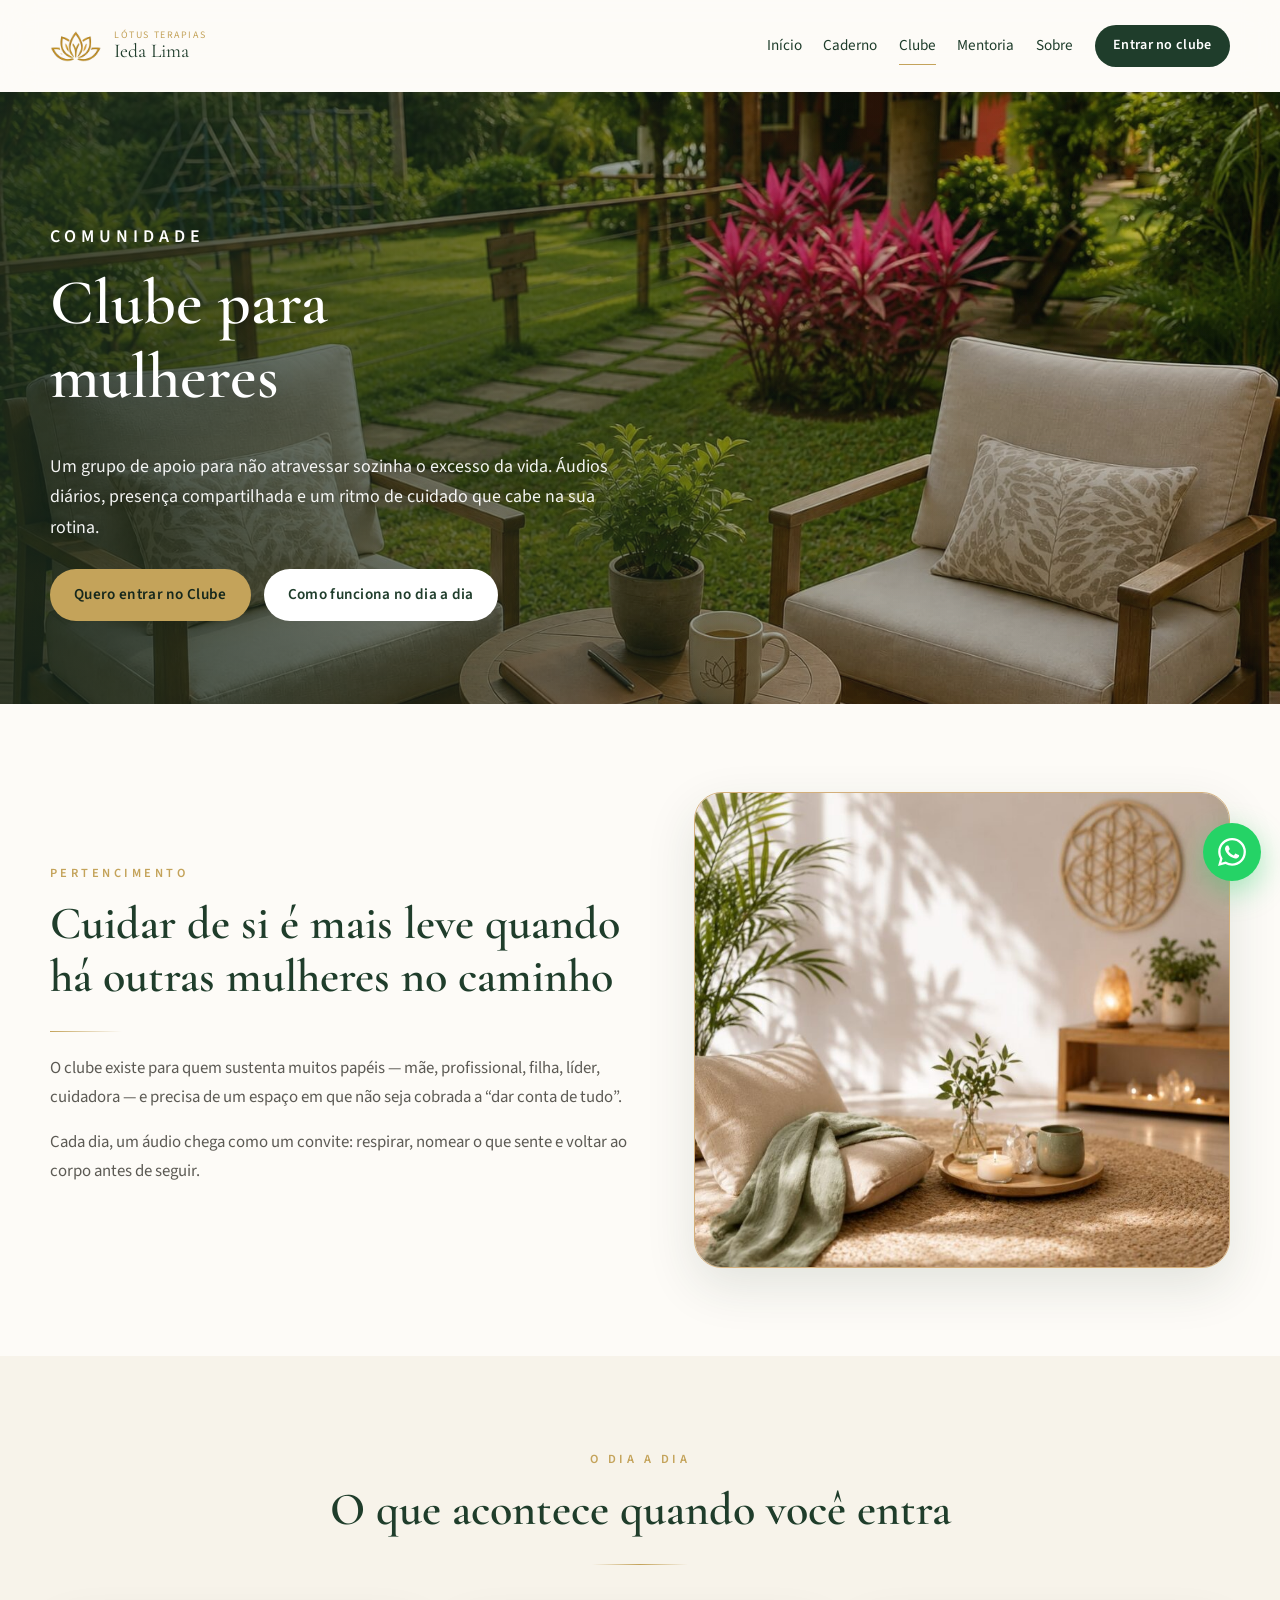
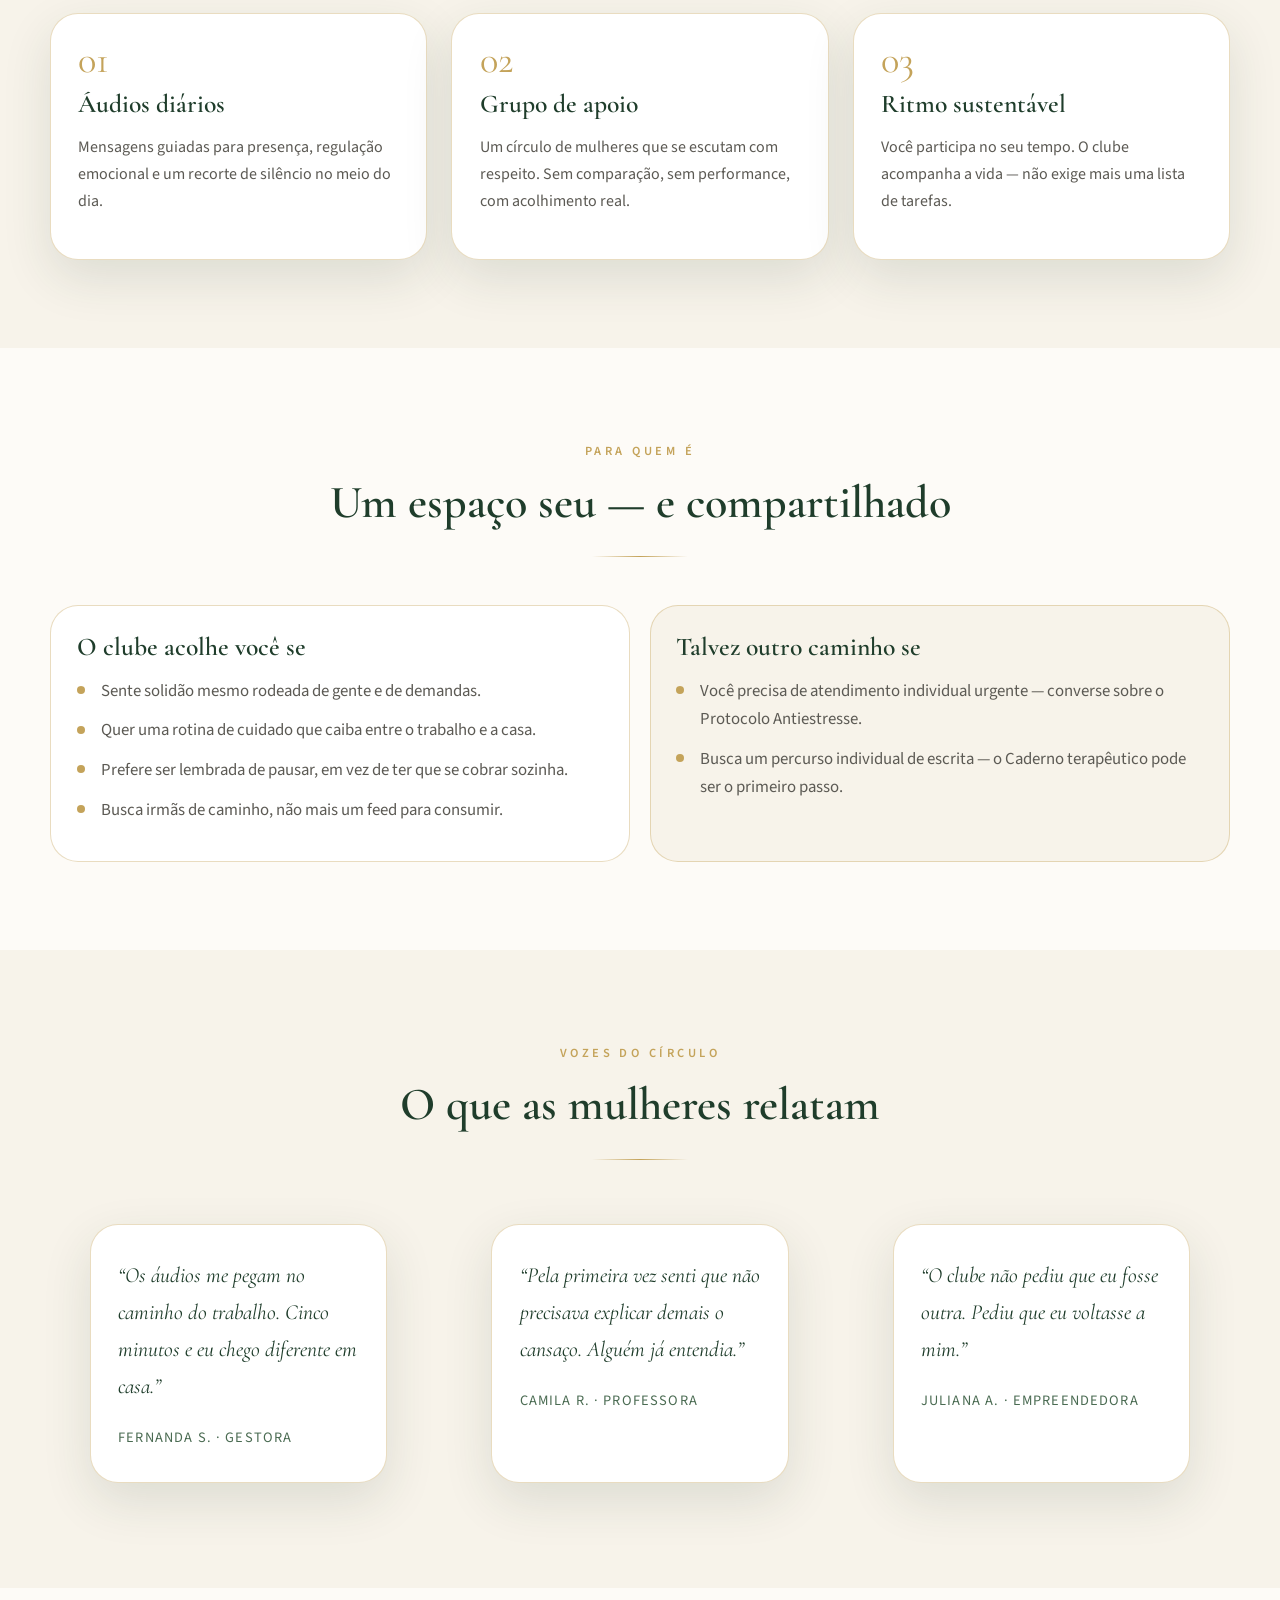
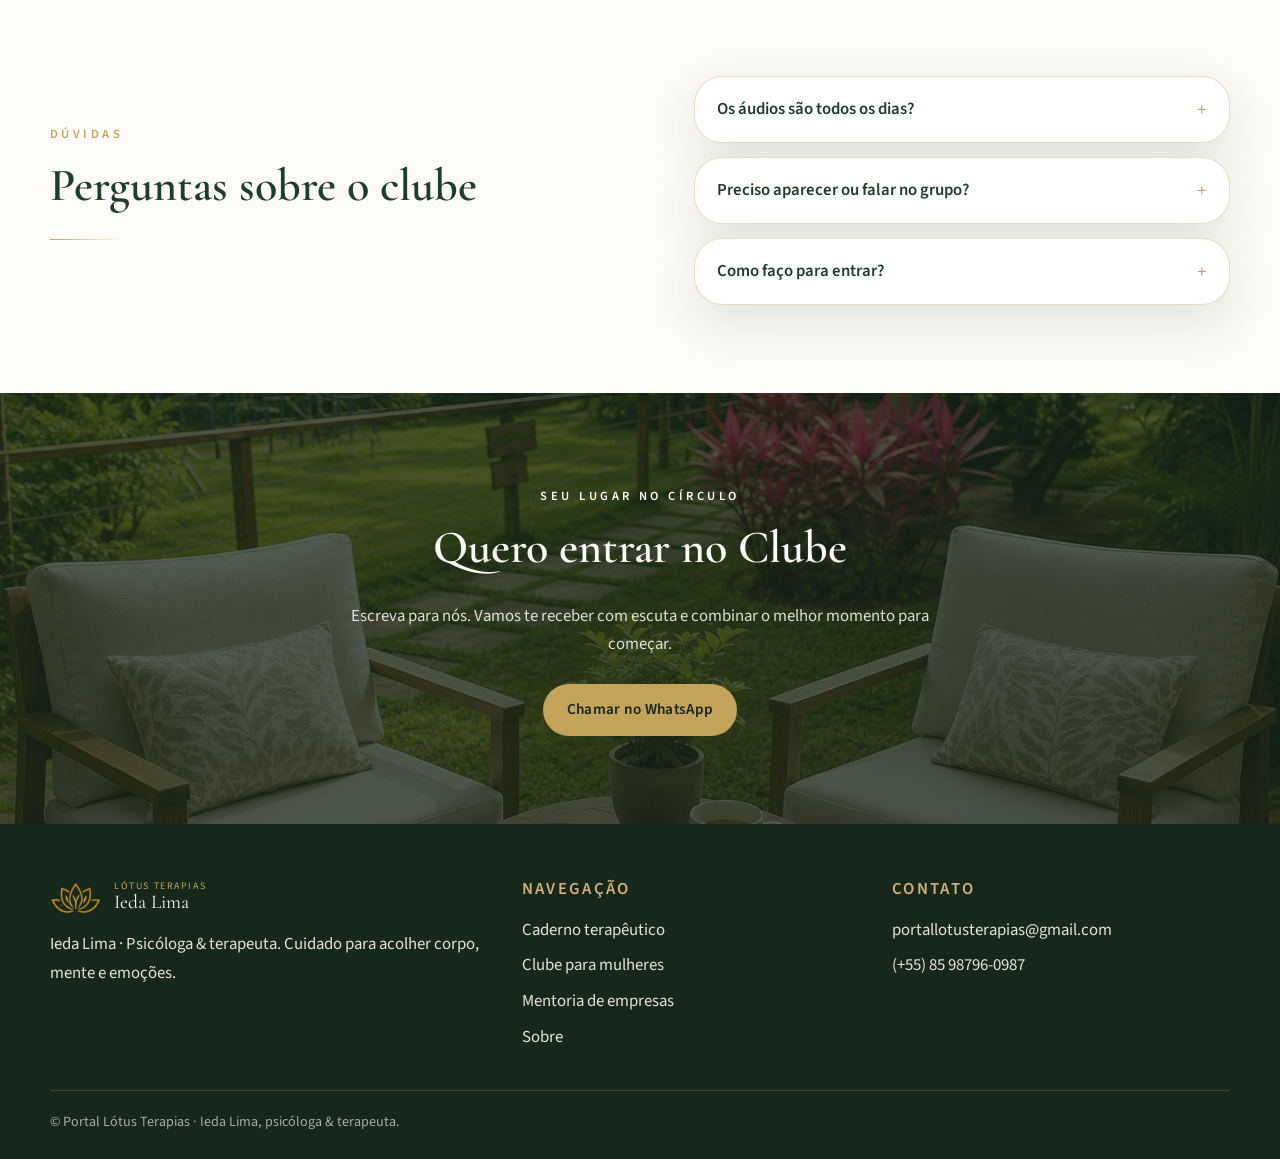
<file: clube.html>
<!DOCTYPE html>
<html lang="pt-BR">
<head>
  <meta charset="UTF-8">
  <meta name="viewport" content="width=device-width, initial-scale=1.0">
  <title>Clube para mulheres | Portal Lótus Terapias</title>
  <meta name="description" content="Clube para mulheres do Portal Lótus: grupo de apoio com áudios diários para pertencimento, presença e uma rotina de cuidado emocional.">
  <link rel="icon" href="img/lotus-icon.png">
  <link rel="preconnect" href="https://fonts.googleapis.com">
  <link rel="preconnect" href="https://fonts.gstatic.com" crossorigin>
  <link href="https://fonts.googleapis.com/css2?family=Cormorant+Garamond:ital,wght@0,500;0,600;0,700;1,500&family=Source+Sans+3:wght@400;500;600;700&display=swap" rel="stylesheet">
  <link rel="stylesheet" href="css/styles.css">
</head>
<body>
  <header class="site-header">
    <div class="container header-inner">
      <a class="brand" href="index.html">
        <img src="img/lotus-icon.png" alt="Portal Lótus Terapias">
        <span><small>Lótus Terapias</small>Ieda Lima</span>
      </a>
      <button class="nav-toggle" aria-label="Abrir menu" aria-expanded="false" type="button">
        <span></span><span></span><span></span>
      </button>
      <nav class="site-nav" aria-label="Principal">
        <a href="index.html">Início</a>
        <a href="caderno.html">Caderno</a>
        <a class="is-active" href="clube.html">Clube</a>
        <a href="mentoria.html">Mentoria</a>
        <a href="sobre.html">Sobre</a>
        <a class="btn btn-primary btn-sm" href="https://wa.me/5585987960987?text=Ol%C3%A1!%20Quero%20entrar%20no%20Clube%20para%20mulheres." target="_blank" rel="noopener">Entrar no clube</a>
      </nav>
    </div>
  </header>

  <main>
    <section class="page-hero">
      <div class="hero-media">
        <img src="img/capa.jpg" alt="Espaço de conversa no jardim do Portal Lótus Terapias">
      </div>
      <div class="container hero-content">
        <div class="hero-panel">
          <p class="eyebrow">Comunidade</p>
          <h1>Clube para mulheres</h1>
          <p>Um grupo de apoio para não atravessar sozinha o excesso da vida. Áudios diários, presença compartilhada e um ritmo de cuidado que cabe na sua rotina.</p>
          <div class="btn-row">
            <a class="btn btn-gold" href="https://wa.me/5585987960987?text=Ol%C3%A1!%20Quero%20entrar%20no%20Clube%20para%20mulheres." target="_blank" rel="noopener">Quero entrar no Clube</a>
            <a class="btn btn-light" href="#diaadia">Como funciona no dia a dia</a>
          </div>
        </div>
      </div>
    </section>

    <section class="section section-ivory">
      <div class="container grid-2">
        <div>
          <p class="eyebrow">Pertencimento</p>
          <h2>Cuidar de si é mais leve quando há outras mulheres no caminho</h2>
          <div class="gold-line"></div>
          <p>O clube existe para quem sustenta muitos papéis — mãe, profissional, filha, líder, cuidadora — e precisa de um espaço em que não seja cobrada a “dar conta de tudo”.</p>
          <p>Cada dia, um áudio chega como um convite: respirar, nomear o que sente e voltar ao corpo antes de seguir.</p>
        </div>
        <div class="about-photo">
          <img src="img/acolhimento.jpg" alt="Espaço de pausa para escutar os áudios diários">
        </div>
      </div>
    </section>

    <section class="section section-cream" id="diaadia">
      <div class="container">
        <div class="section-head center">
          <p class="eyebrow">O dia a dia</p>
          <h2>O que acontece quando você entra</h2>
          <div class="gold-line"></div>
        </div>
        <div class="grid-3">
          <article class="step-card">
            <div class="step-num">01</div>
            <h3>Áudios diários</h3>
            <p>Mensagens guiadas para presença, regulação emocional e um recorte de silêncio no meio do dia.</p>
          </article>
          <article class="step-card">
            <div class="step-num">02</div>
            <h3>Grupo de apoio</h3>
            <p>Um círculo de mulheres que se escutam com respeito. Sem comparação, sem performance, com acolhimento real.</p>
          </article>
          <article class="step-card">
            <div class="step-num">03</div>
            <h3>Ritmo sustentável</h3>
            <p>Você participa no seu tempo. O clube acompanha a vida — não exige mais uma lista de tarefas.</p>
          </article>
        </div>
      </div>
    </section>

    <section class="section section-ivory">
      <div class="container">
        <div class="section-head center">
          <p class="eyebrow">Para quem é</p>
          <h2>Um espaço seu — e compartilhado</h2>
          <div class="gold-line"></div>
        </div>
        <div class="for-whom">
          <div class="for-box">
            <h3>O clube acolhe você se</h3>
            <ul class="check-list">
              <li>Sente solidão mesmo rodeada de gente e de demandas.</li>
              <li>Quer uma rotina de cuidado que caiba entre o trabalho e a casa.</li>
              <li>Prefere ser lembrada de pausar, em vez de ter que se cobrar sozinha.</li>
              <li>Busca irmãs de caminho, não mais um feed para consumir.</li>
            </ul>
          </div>
          <div class="for-box not">
            <h3>Talvez outro caminho se</h3>
            <ul class="check-list">
              <li>Você precisa de atendimento individual urgente — converse sobre o Protocolo Antiestresse.</li>
              <li>Busca um percurso individual de escrita — o Caderno terapêutico pode ser o primeiro passo.</li>
            </ul>
          </div>
        </div>
      </div>
    </section>

    <section class="section section-cream">
      <div class="container">
        <div class="section-head center">
          <p class="eyebrow">Vozes do círculo</p>
          <h2>O que as mulheres relatam</h2>
          <div class="gold-line"></div>
        </div>
        <div class="grid-3">
          <blockquote class="quote-card">
            <p>“Os áudios me pegam no caminho do trabalho. Cinco minutos e eu chego diferente em casa.”</p>
            <cite>Fernanda S. · gestora</cite>
          </blockquote>
          <blockquote class="quote-card">
            <p>“Pela primeira vez senti que não precisava explicar demais o cansaço. Alguém já entendia.”</p>
            <cite>Camila R. · professora</cite>
          </blockquote>
          <blockquote class="quote-card">
            <p>“O clube não pediu que eu fosse outra. Pediu que eu voltasse a mim.”</p>
            <cite>Juliana A. · empreendedora</cite>
          </blockquote>
        </div>
      </div>
    </section>

    <section class="section section-ivory">
      <div class="container grid-2">
        <div>
          <p class="eyebrow">Dúvidas</p>
          <h2>Perguntas sobre o clube</h2>
          <div class="gold-line"></div>
        </div>
        <div class="faq-list">
          <article class="faq-item">
            <button type="button" aria-expanded="false">Os áudios são todos os dias?<span>+</span></button>
            <div class="faq-panel">Sim. A proposta é um encontro diário, curto e constante, para sustentar o cuidado mesmo nos períodos mais cheios.</div>
          </article>
          <article class="faq-item">
            <button type="button" aria-expanded="false">Preciso aparecer ou falar no grupo?<span>+</span></button>
            <div class="faq-panel">Não. Você pode apenas receber e escutar. A participação é convite, nunca obrigação.</div>
          </article>
          <article class="faq-item">
            <button type="button" aria-expanded="false">Como faço para entrar?<span>+</span></button>
            <div class="faq-panel">Chame no WhatsApp. Explicamos o funcionamento, o investimento e os próximos passos para você chegar ao círculo com tranquilidade.</div>
          </article>
        </div>
      </div>
    </section>

    <section class="cta-band">
      <img src="img/capa.jpg" alt="">
      <div class="container">
        <p class="eyebrow">Seu lugar no círculo</p>
        <h2>Quero entrar no Clube</h2>
        <p>Escreva para nós. Vamos te receber com escuta e combinar o melhor momento para começar.</p>
        <div class="btn-row">
          <a class="btn btn-gold" href="https://wa.me/5585987960987?text=Ol%C3%A1!%20Quero%20entrar%20no%20Clube%20para%20mulheres." target="_blank" rel="noopener">Chamar no WhatsApp</a>
        </div>
      </div>
    </section>
  </main>

  <footer class="site-footer">
    <div class="container footer-grid">
      <div>
        <a class="brand" href="index.html">
          <img src="img/lotus-icon.png" alt="Portal Lótus Terapias">
          <span><small>Lótus Terapias</small>Ieda Lima</span>
        </a>
        <p style="margin-top:1rem;">Ieda Lima · Psicóloga & terapeuta. Cuidado para acolher corpo, mente e emoções.</p>
      </div>
      <div>
        <h3>Navegação</h3>
        <ul>
          <li><a href="caderno.html">Caderno terapêutico</a></li>
          <li><a href="clube.html">Clube para mulheres</a></li>
          <li><a href="mentoria.html">Mentoria de empresas</a></li>
          <li><a href="sobre.html">Sobre</a></li>
        </ul>
      </div>
      <div>
        <h3>Contato</h3>
        <ul>
          <li><a href="https://mail.google.com/mail/?view=cm&fs=1&to=portallotusterapias@gmail.com" target="_blank" rel="noopener">portallotusterapias@gmail.com</a></li>
          <li><a href="https://wa.me/5585987960987" target="_blank" rel="noopener">(+55) 85 98796-0987</a></li>
        </ul>
      </div>
    </div>
    <div class="container copyright">© Portal Lótus Terapias · Ieda Lima, psicóloga & terapeuta.</div>
  </footer>

  <a class="wa-float" href="https://wa.me/5585987960987?text=Ol%C3%A1!%20Quero%20entrar%20no%20Clube%20para%20mulheres." target="_blank" rel="noopener" aria-label="Abrir WhatsApp">
    <svg viewBox="0 0 24 24" width="28" height="28" fill="currentColor" aria-hidden="true"><path d="M17.472 14.382c-.297-.149-1.758-.867-2.03-.967-.273-.099-.471-.148-.67.15-.197.297-.767.966-.94 1.164-.173.199-.347.223-.644.075-.297-.15-1.255-.463-2.39-1.475-.883-.788-1.48-1.761-1.653-2.059-.173-.297-.018-.458.13-.606.134-.133.298-.347.446-.52.149-.174.198-.298.298-.497.099-.198.05-.371-.025-.52-.075-.149-.669-1.612-.916-2.207-.242-.579-.487-.5-.669-.51-.173-.008-.371-.01-.57-.01-.198 0-.52.074-.792.372-.272.297-1.04 1.016-1.04 2.479 0 1.462 1.065 2.875 1.213 3.074.149.198 2.096 3.2 5.077 4.487.709.306 1.262.489 1.694.625.712.227 1.36.195 1.871.118.571-.085 1.758-.719 2.006-1.413.248-.694.248-1.289.173-1.413-.074-.124-.272-.198-.57-.347m-5.421 7.403h-.004a9.87 9.87 0 01-5.031-1.378l-.361-.214-3.741.982.998-3.648-.235-.374a9.86 9.86 0 01-1.51-5.26c.001-5.45 4.436-9.884 9.888-9.884 2.64 0 5.122 1.03 6.988 2.898a9.825 9.825 0 012.893 6.994c-.003 5.45-4.435 9.884-9.885 9.884m8.413-18.297A11.815 11.815 0 0012.05 0C5.495 0 .16 5.335.157 11.892c0 2.096.547 4.142 1.588 5.945L.057 24l6.305-1.654a11.882 11.882 0 005.683 1.448h.005c6.554 0 11.89-5.335 11.893-11.893a11.821 11.821 0 00-3.48-8.413z"/></svg>
  </a>
  <script src="js/main.js"></script>
</body>
</html>
</file>
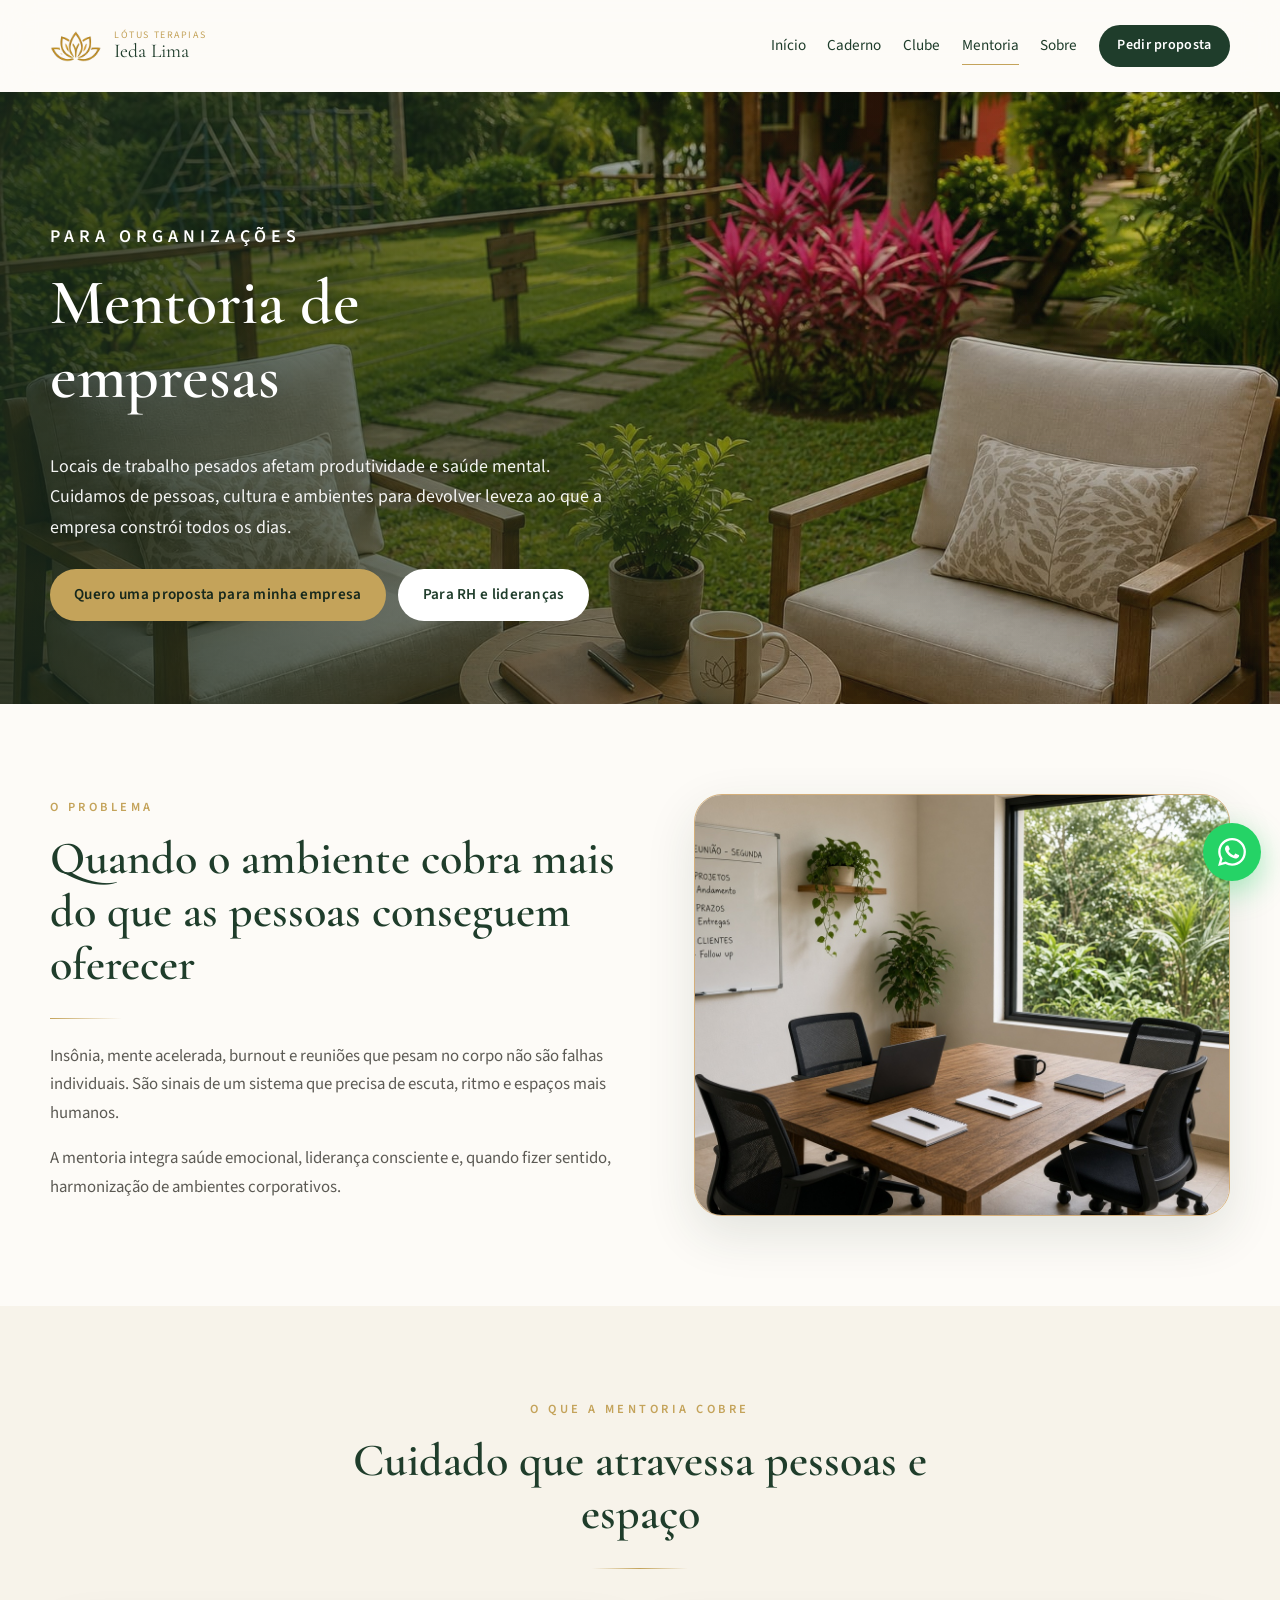
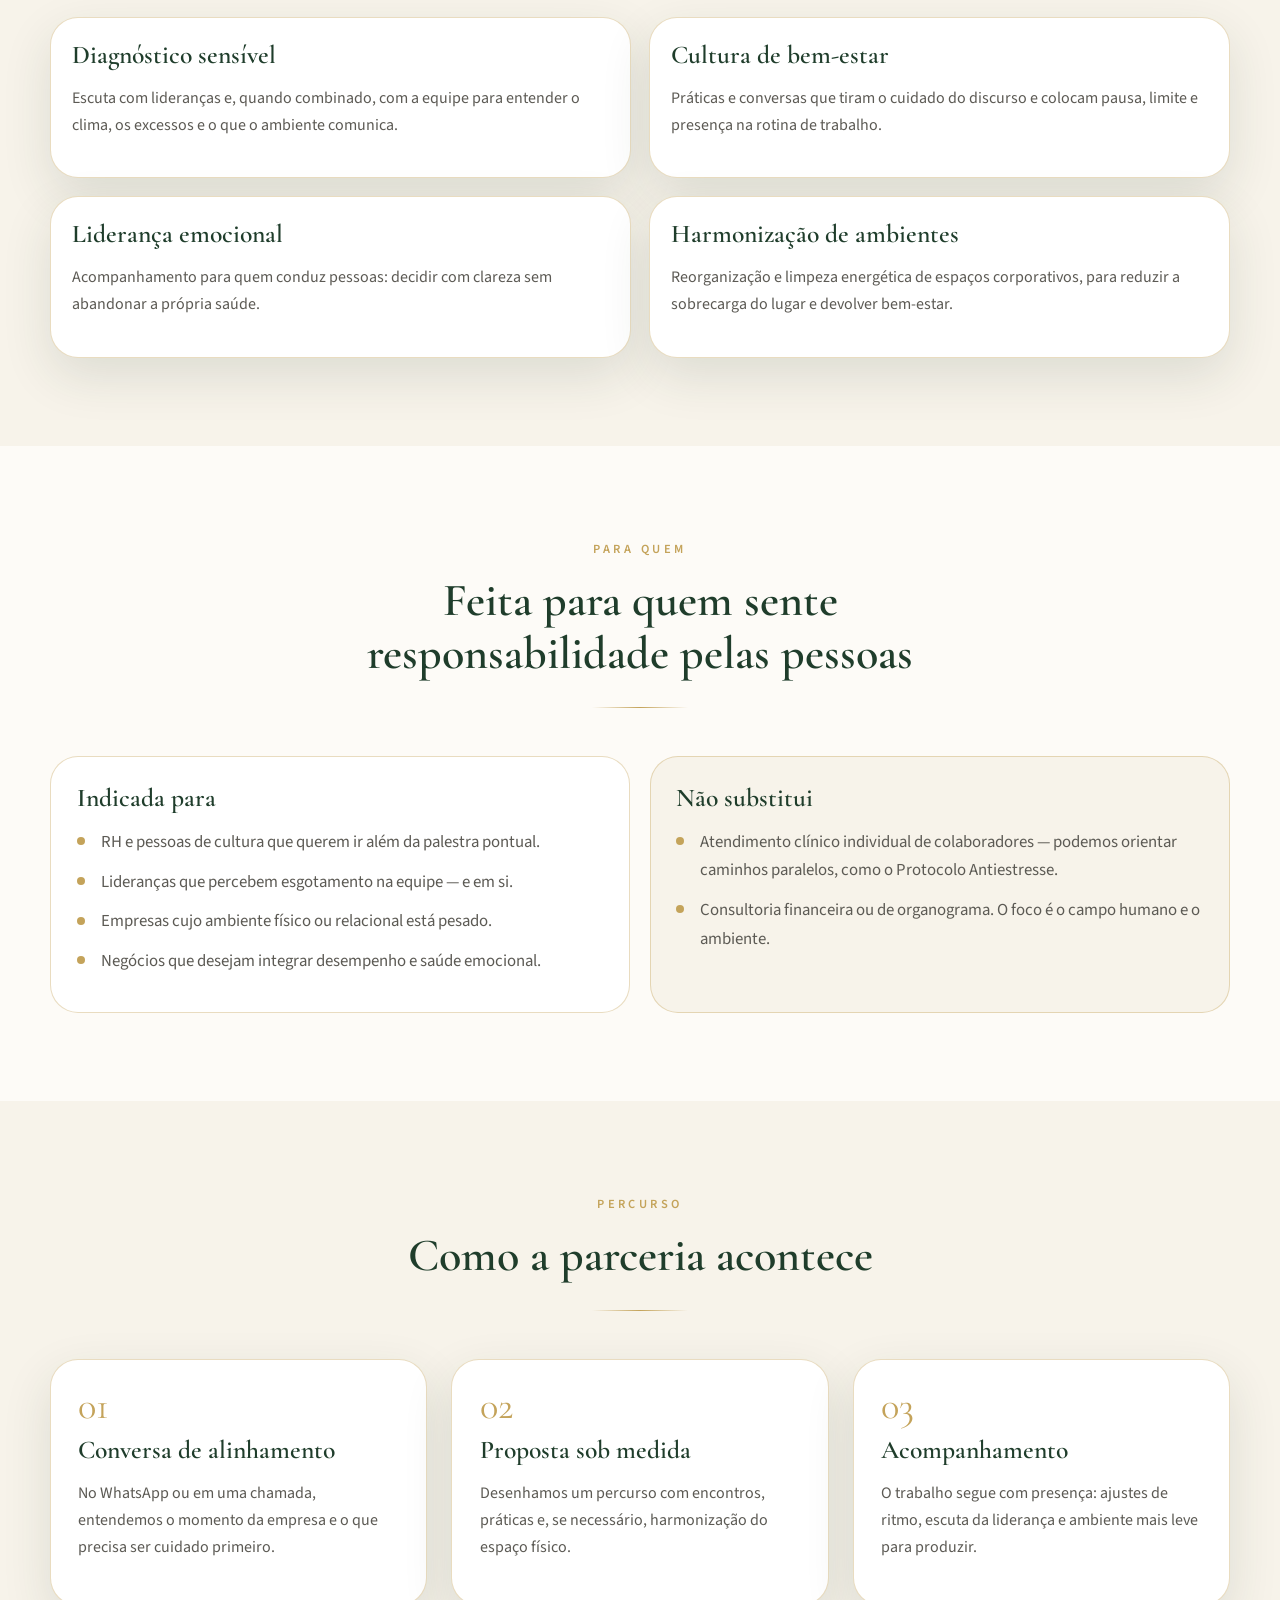
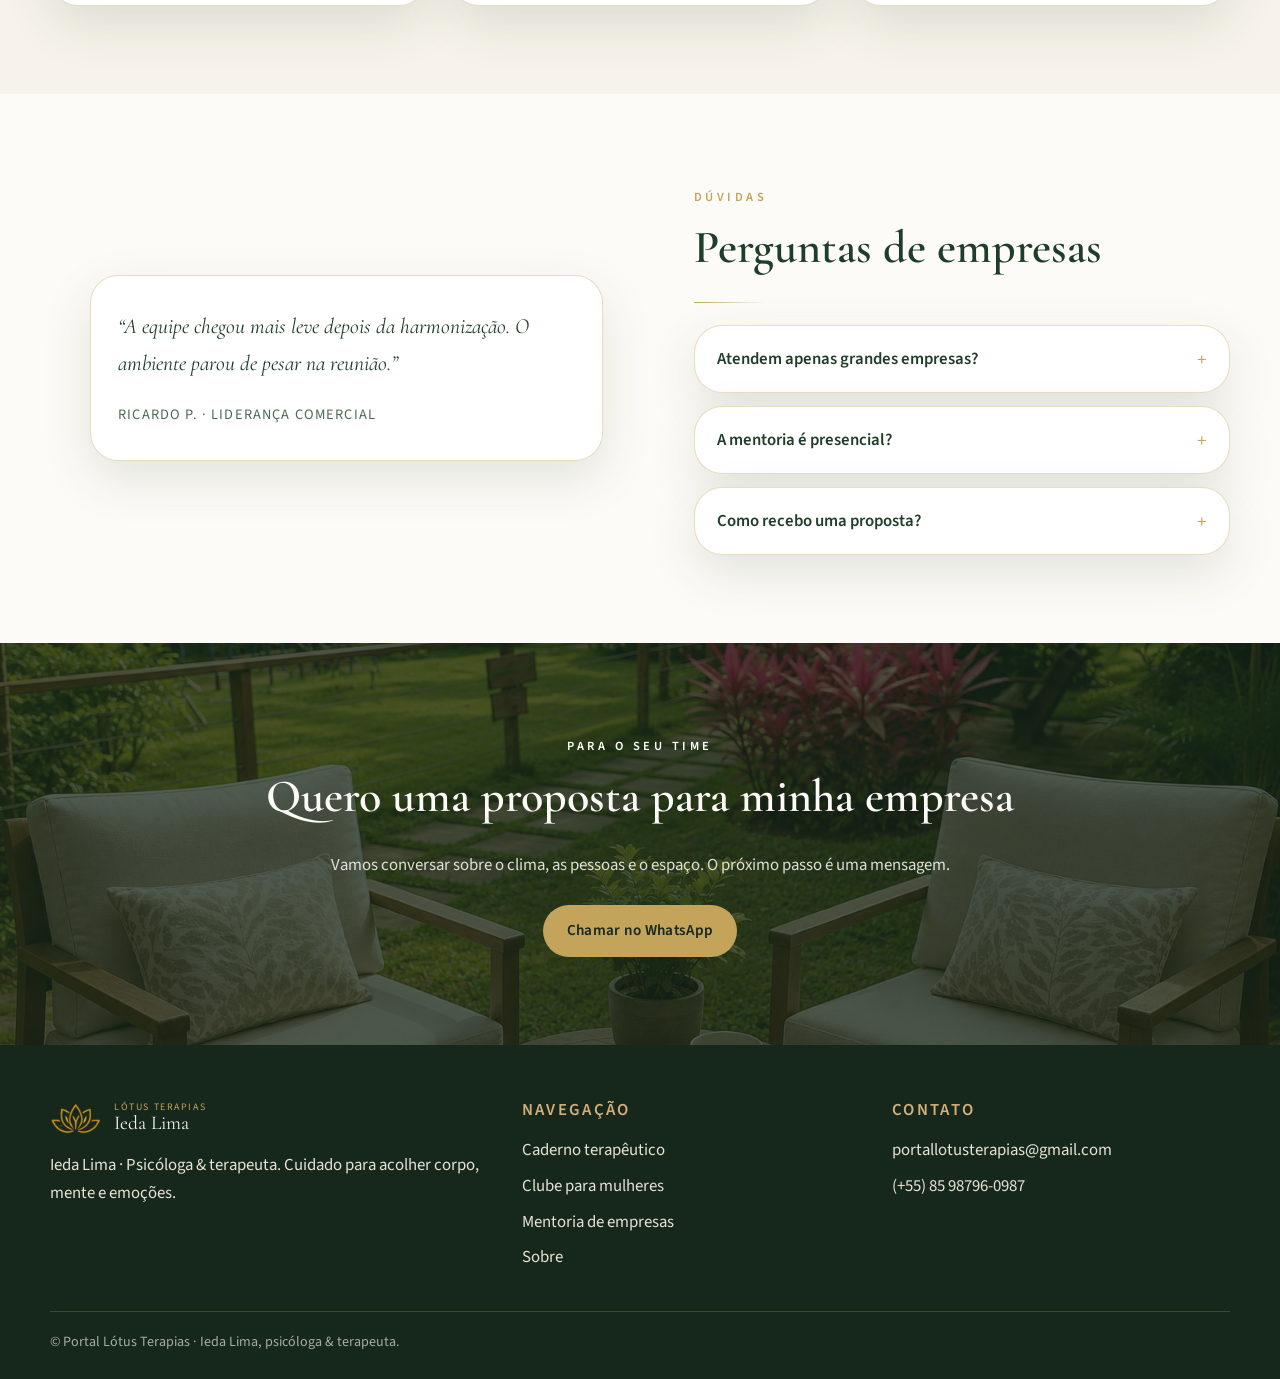
<file: mentoria.html>
<!DOCTYPE html>
<html lang="pt-BR">
<head>
  <meta charset="UTF-8">
  <meta name="viewport" content="width=device-width, initial-scale=1.0">
  <title>Mentoria de empresas | Portal Lótus Terapias</title>
  <meta name="description" content="Mentoria de empresas do Portal Lótus: saúde emocional no trabalho, cultura de bem-estar e harmonização de ambientes corporativos.">
  <link rel="icon" href="img/lotus-icon.png">
  <link rel="preconnect" href="https://fonts.googleapis.com">
  <link rel="preconnect" href="https://fonts.gstatic.com" crossorigin>
  <link href="https://fonts.googleapis.com/css2?family=Cormorant+Garamond:ital,wght@0,500;0,600;0,700;1,500&family=Source+Sans+3:wght@400;500;600;700&display=swap" rel="stylesheet">
  <link rel="stylesheet" href="css/styles.css">
</head>
<body>
  <header class="site-header">
    <div class="container header-inner">
      <a class="brand" href="index.html">
        <img src="img/lotus-icon.png" alt="Portal Lótus Terapias">
        <span><small>Lótus Terapias</small>Ieda Lima</span>
      </a>
      <button class="nav-toggle" aria-label="Abrir menu" aria-expanded="false" type="button">
        <span></span><span></span><span></span>
      </button>
      <nav class="site-nav" aria-label="Principal">
        <a href="index.html">Início</a>
        <a href="caderno.html">Caderno</a>
        <a href="clube.html">Clube</a>
        <a class="is-active" href="mentoria.html">Mentoria</a>
        <a href="sobre.html">Sobre</a>
        <a class="btn btn-primary btn-sm" href="https://wa.me/5585987960987?text=Ol%C3%A1!%20Quero%20uma%20proposta%20de%20mentoria%20para%20minha%20empresa." target="_blank" rel="noopener">Pedir proposta</a>
      </nav>
    </div>
  </header>

  <main>
    <section class="page-hero">
      <div class="hero-media">
        <img src="img/capa.jpg" alt="Espaço de conversa no jardim do Portal Lótus Terapias">
      </div>
      <div class="container hero-content">
        <div class="hero-panel">
          <p class="eyebrow">Para organizações</p>
          <h1>Mentoria de empresas</h1>
          <p>Locais de trabalho pesados afetam produtividade e saúde mental. Cuidamos de pessoas, cultura e ambientes para devolver leveza ao que a empresa constrói todos os dias.</p>
          <div class="btn-row">
            <a class="btn btn-gold" href="https://wa.me/5585987960987?text=Ol%C3%A1!%20Quero%20uma%20proposta%20de%20mentoria%20para%20minha%20empresa." target="_blank" rel="noopener">Quero uma proposta para minha empresa</a>
            <a class="btn btn-light" href="#para-quem">Para RH e lideranças</a>
          </div>
        </div>
      </div>
    </section>

    <section class="section section-ivory" id="para-quem">
      <div class="container grid-2">
        <div>
          <p class="eyebrow">O problema</p>
          <h2>Quando o ambiente cobra mais do que as pessoas conseguem oferecer</h2>
          <div class="gold-line"></div>
          <p>Insônia, mente acelerada, burnout e reuniões que pesam no corpo não são falhas individuais. São sinais de um sistema que precisa de escuta, ritmo e espaços mais humanos.</p>
          <p>A mentoria integra saúde emocional, liderança consciente e, quando fizer sentido, harmonização de ambientes corporativos.</p>
        </div>
        <div class="about-photo">
          <img src="img/mentoria.jpg" alt="Sala de reunião com plantas e luz natural">
        </div>
      </div>
    </section>

    <section class="section section-cream">
      <div class="container">
        <div class="section-head center">
          <p class="eyebrow">O que a mentoria cobre</p>
          <h2>Cuidado que atravessa pessoas e espaço</h2>
          <div class="gold-line"></div>
        </div>
        <div class="include-grid">
          <article class="include-card">
            <h3>Diagnóstico sensível</h3>
            <p>Escuta com lideranças e, quando combinado, com a equipe para entender o clima, os excessos e o que o ambiente comunica.</p>
          </article>
          <article class="include-card">
            <h3>Cultura de bem-estar</h3>
            <p>Práticas e conversas que tiram o cuidado do discurso e colocam pausa, limite e presença na rotina de trabalho.</p>
          </article>
          <article class="include-card">
            <h3>Liderança emocional</h3>
            <p>Acompanhamento para quem conduz pessoas: decidir com clareza sem abandonar a própria saúde.</p>
          </article>
          <article class="include-card">
            <h3>Harmonização de ambientes</h3>
            <p>Reorganização e limpeza energética de espaços corporativos, para reduzir a sobrecarga do lugar e devolver bem-estar.</p>
          </article>
        </div>
      </div>
    </section>

    <section class="section section-ivory">
      <div class="container">
        <div class="section-head center">
          <p class="eyebrow">Para quem</p>
          <h2>Feita para quem sente responsabilidade pelas pessoas</h2>
          <div class="gold-line"></div>
        </div>
        <div class="for-whom">
          <div class="for-box">
            <h3>Indicada para</h3>
            <ul class="check-list">
              <li>RH e pessoas de cultura que querem ir além da palestra pontual.</li>
              <li>Lideranças que percebem esgotamento na equipe — e em si.</li>
              <li>Empresas cujo ambiente físico ou relacional está pesado.</li>
              <li>Negócios que desejam integrar desempenho e saúde emocional.</li>
            </ul>
          </div>
          <div class="for-box not">
            <h3>Não substitui</h3>
            <ul class="check-list">
              <li>Atendimento clínico individual de colaboradores — podemos orientar caminhos paralelos, como o Protocolo Antiestresse.</li>
              <li>Consultoria financeira ou de organograma. O foco é o campo humano e o ambiente.</li>
            </ul>
          </div>
        </div>
      </div>
    </section>

    <section class="section section-cream">
      <div class="container">
        <div class="section-head center">
          <p class="eyebrow">Percurso</p>
          <h2>Como a parceria acontece</h2>
          <div class="gold-line"></div>
        </div>
        <div class="grid-3">
          <article class="step-card">
            <div class="step-num">01</div>
            <h3>Conversa de alinhamento</h3>
            <p>No WhatsApp ou em uma chamada, entendemos o momento da empresa e o que precisa ser cuidado primeiro.</p>
          </article>
          <article class="step-card">
            <div class="step-num">02</div>
            <h3>Proposta sob medida</h3>
            <p>Desenhamos um percurso com encontros, práticas e, se necessário, harmonização do espaço físico.</p>
          </article>
          <article class="step-card">
            <div class="step-num">03</div>
            <h3>Acompanhamento</h3>
            <p>O trabalho segue com presença: ajustes de ritmo, escuta da liderança e ambiente mais leve para produzir.</p>
          </article>
        </div>
      </div>
    </section>

    <section class="section section-ivory">
      <div class="container grid-2">
        <blockquote class="quote-card">
          <p>“A equipe chegou mais leve depois da harmonização. O ambiente parou de pesar na reunião.”</p>
          <cite>Ricardo P. · liderança comercial</cite>
        </blockquote>
        <div>
          <p class="eyebrow">Dúvidas</p>
          <h2>Perguntas de empresas</h2>
          <div class="gold-line"></div>
          <div class="faq-list">
            <article class="faq-item">
              <button type="button" aria-expanded="false">Atendem apenas grandes empresas?<span>+</span></button>
              <div class="faq-panel">Não. Trabalhamos com times de diferentes portes. O desenho respeita o tamanho, a cultura e o orçamento da organização.</div>
            </article>
            <article class="faq-item">
              <button type="button" aria-expanded="false">A mentoria é presencial?<span>+</span></button>
              <div class="faq-panel">Encontros podem ser online. A harmonização de ambientes acontece no espaço físico, quando esse recurso fizer parte da proposta.</div>
            </article>
            <article class="faq-item">
              <button type="button" aria-expanded="false">Como recebo uma proposta?<span>+</span></button>
              <div class="faq-panel">Envie uma mensagem no WhatsApp com o nome da empresa e o que está incomodando hoje. Retornamos para uma conversa de alinhamento.</div>
            </article>
          </div>
        </div>
      </div>
    </section>

    <section class="cta-band">
      <img src="img/capa.jpg" alt="">
      <div class="container">
        <p class="eyebrow">Para o seu time</p>
        <h2>Quero uma proposta para minha empresa</h2>
        <p>Vamos conversar sobre o clima, as pessoas e o espaço. O próximo passo é uma mensagem.</p>
        <div class="btn-row">
          <a class="btn btn-gold" href="https://wa.me/5585987960987?text=Ol%C3%A1!%20Quero%20uma%20proposta%20de%20mentoria%20para%20minha%20empresa." target="_blank" rel="noopener">Chamar no WhatsApp</a>
        </div>
      </div>
    </section>
  </main>

  <footer class="site-footer">
    <div class="container footer-grid">
      <div>
        <a class="brand" href="index.html">
          <img src="img/lotus-icon.png" alt="Portal Lótus Terapias">
          <span><small>Lótus Terapias</small>Ieda Lima</span>
        </a>
        <p style="margin-top:1rem;">Ieda Lima · Psicóloga & terapeuta. Cuidado para acolher corpo, mente e emoções.</p>
      </div>
      <div>
        <h3>Navegação</h3>
        <ul>
          <li><a href="caderno.html">Caderno terapêutico</a></li>
          <li><a href="clube.html">Clube para mulheres</a></li>
          <li><a href="mentoria.html">Mentoria de empresas</a></li>
          <li><a href="sobre.html">Sobre</a></li>
        </ul>
      </div>
      <div>
        <h3>Contato</h3>
        <ul>
          <li><a href="https://mail.google.com/mail/?view=cm&fs=1&to=portallotusterapias@gmail.com" target="_blank" rel="noopener">portallotusterapias@gmail.com</a></li>
          <li><a href="https://wa.me/5585987960987" target="_blank" rel="noopener">(+55) 85 98796-0987</a></li>
        </ul>
      </div>
    </div>
    <div class="container copyright">© Portal Lótus Terapias · Ieda Lima, psicóloga & terapeuta.</div>
  </footer>

  <a class="wa-float" href="https://wa.me/5585987960987?text=Ol%C3%A1!%20Quero%20uma%20proposta%20de%20mentoria%20para%20minha%20empresa." target="_blank" rel="noopener" aria-label="Abrir WhatsApp">
    <svg viewBox="0 0 24 24" width="28" height="28" fill="currentColor" aria-hidden="true"><path d="M17.472 14.382c-.297-.149-1.758-.867-2.03-.967-.273-.099-.471-.148-.67.15-.197.297-.767.966-.94 1.164-.173.199-.347.223-.644.075-.297-.15-1.255-.463-2.39-1.475-.883-.788-1.48-1.761-1.653-2.059-.173-.297-.018-.458.13-.606.134-.133.298-.347.446-.52.149-.174.198-.298.298-.497.099-.198.05-.371-.025-.52-.075-.149-.669-1.612-.916-2.207-.242-.579-.487-.5-.669-.51-.173-.008-.371-.01-.57-.01-.198 0-.52.074-.792.372-.272.297-1.04 1.016-1.04 2.479 0 1.462 1.065 2.875 1.213 3.074.149.198 2.096 3.2 5.077 4.487.709.306 1.262.489 1.694.625.712.227 1.36.195 1.871.118.571-.085 1.758-.719 2.006-1.413.248-.694.248-1.289.173-1.413-.074-.124-.272-.198-.57-.347m-5.421 7.403h-.004a9.87 9.87 0 01-5.031-1.378l-.361-.214-3.741.982.998-3.648-.235-.374a9.86 9.86 0 01-1.51-5.26c.001-5.45 4.436-9.884 9.888-9.884 2.64 0 5.122 1.03 6.988 2.898a9.825 9.825 0 012.893 6.994c-.003 5.45-4.435 9.884-9.885 9.884m8.413-18.297A11.815 11.815 0 0012.05 0C5.495 0 .16 5.335.157 11.892c0 2.096.547 4.142 1.588 5.945L.057 24l6.305-1.654a11.882 11.882 0 005.683 1.448h.005c6.554 0 11.89-5.335 11.893-11.893a11.821 11.821 0 00-3.48-8.413z"/></svg>
  </a>
  <script src="js/main.js"></script>
</body>
</html>
</file>
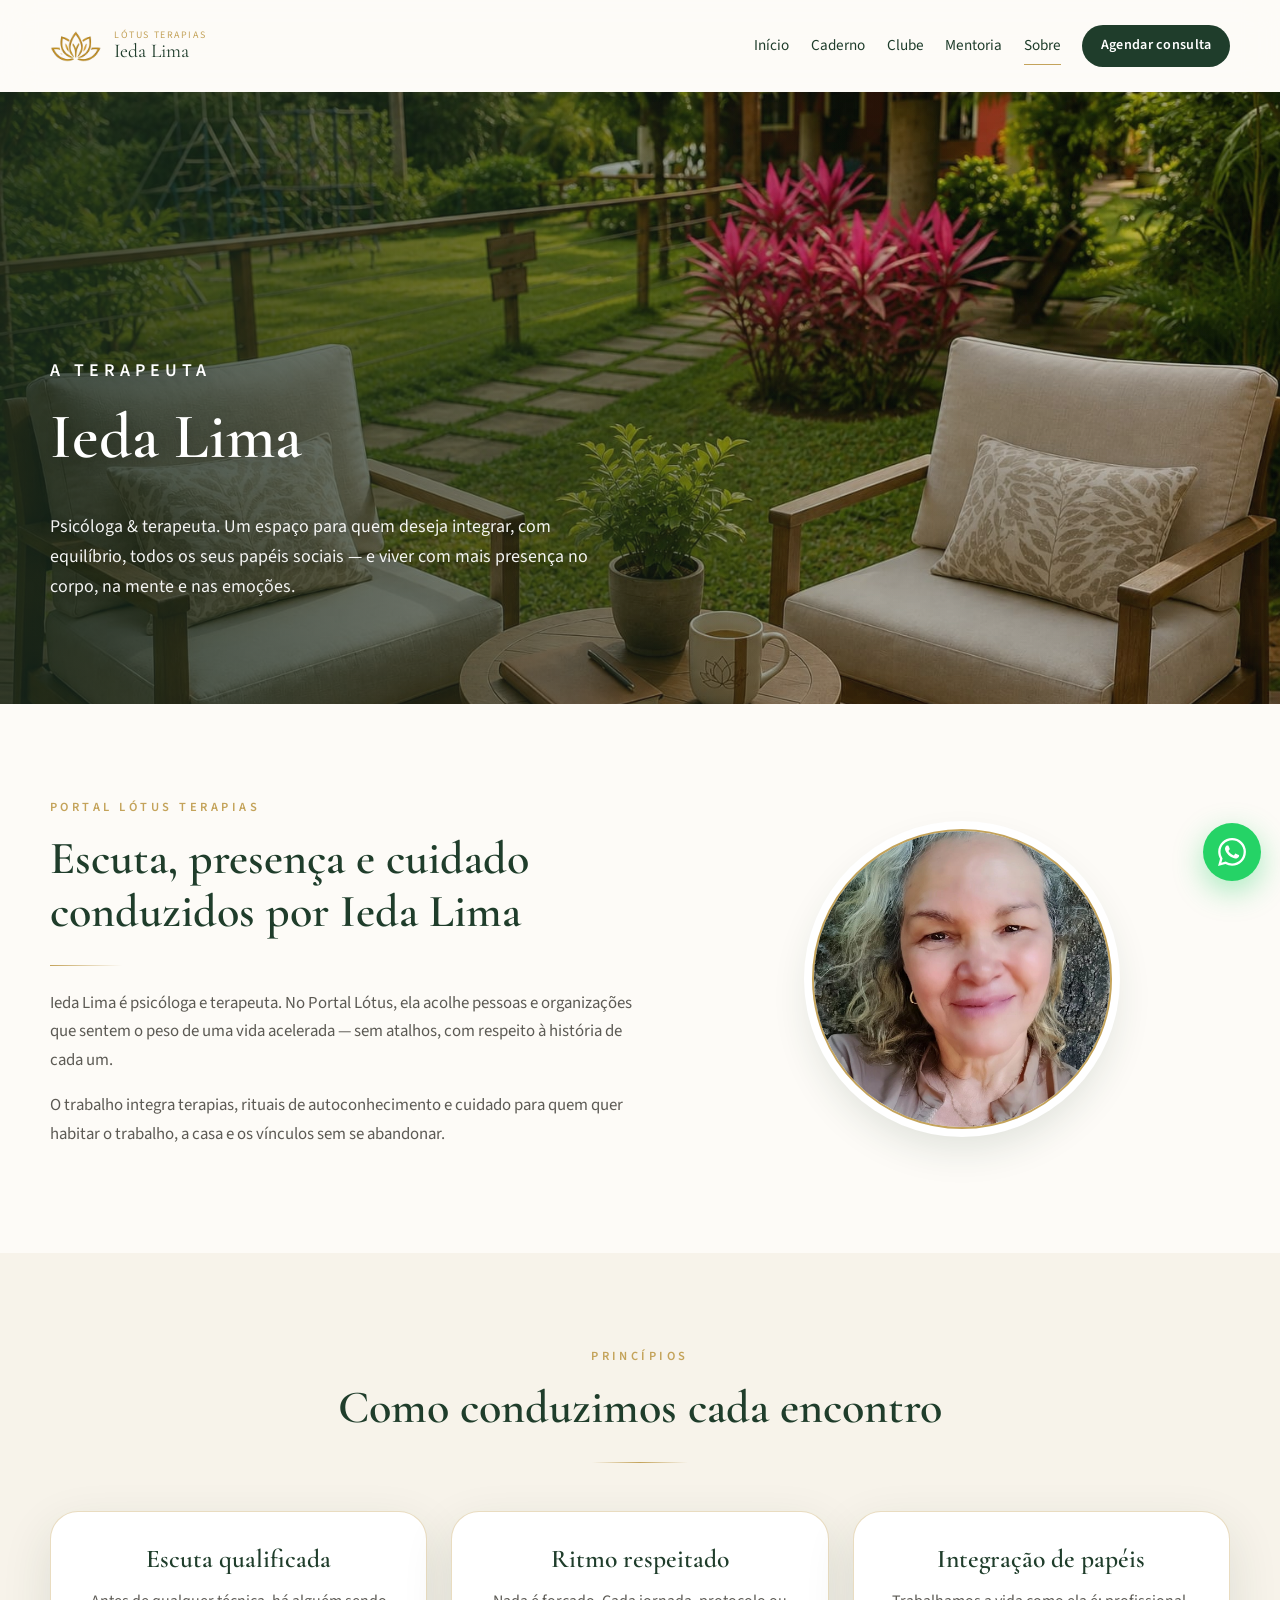
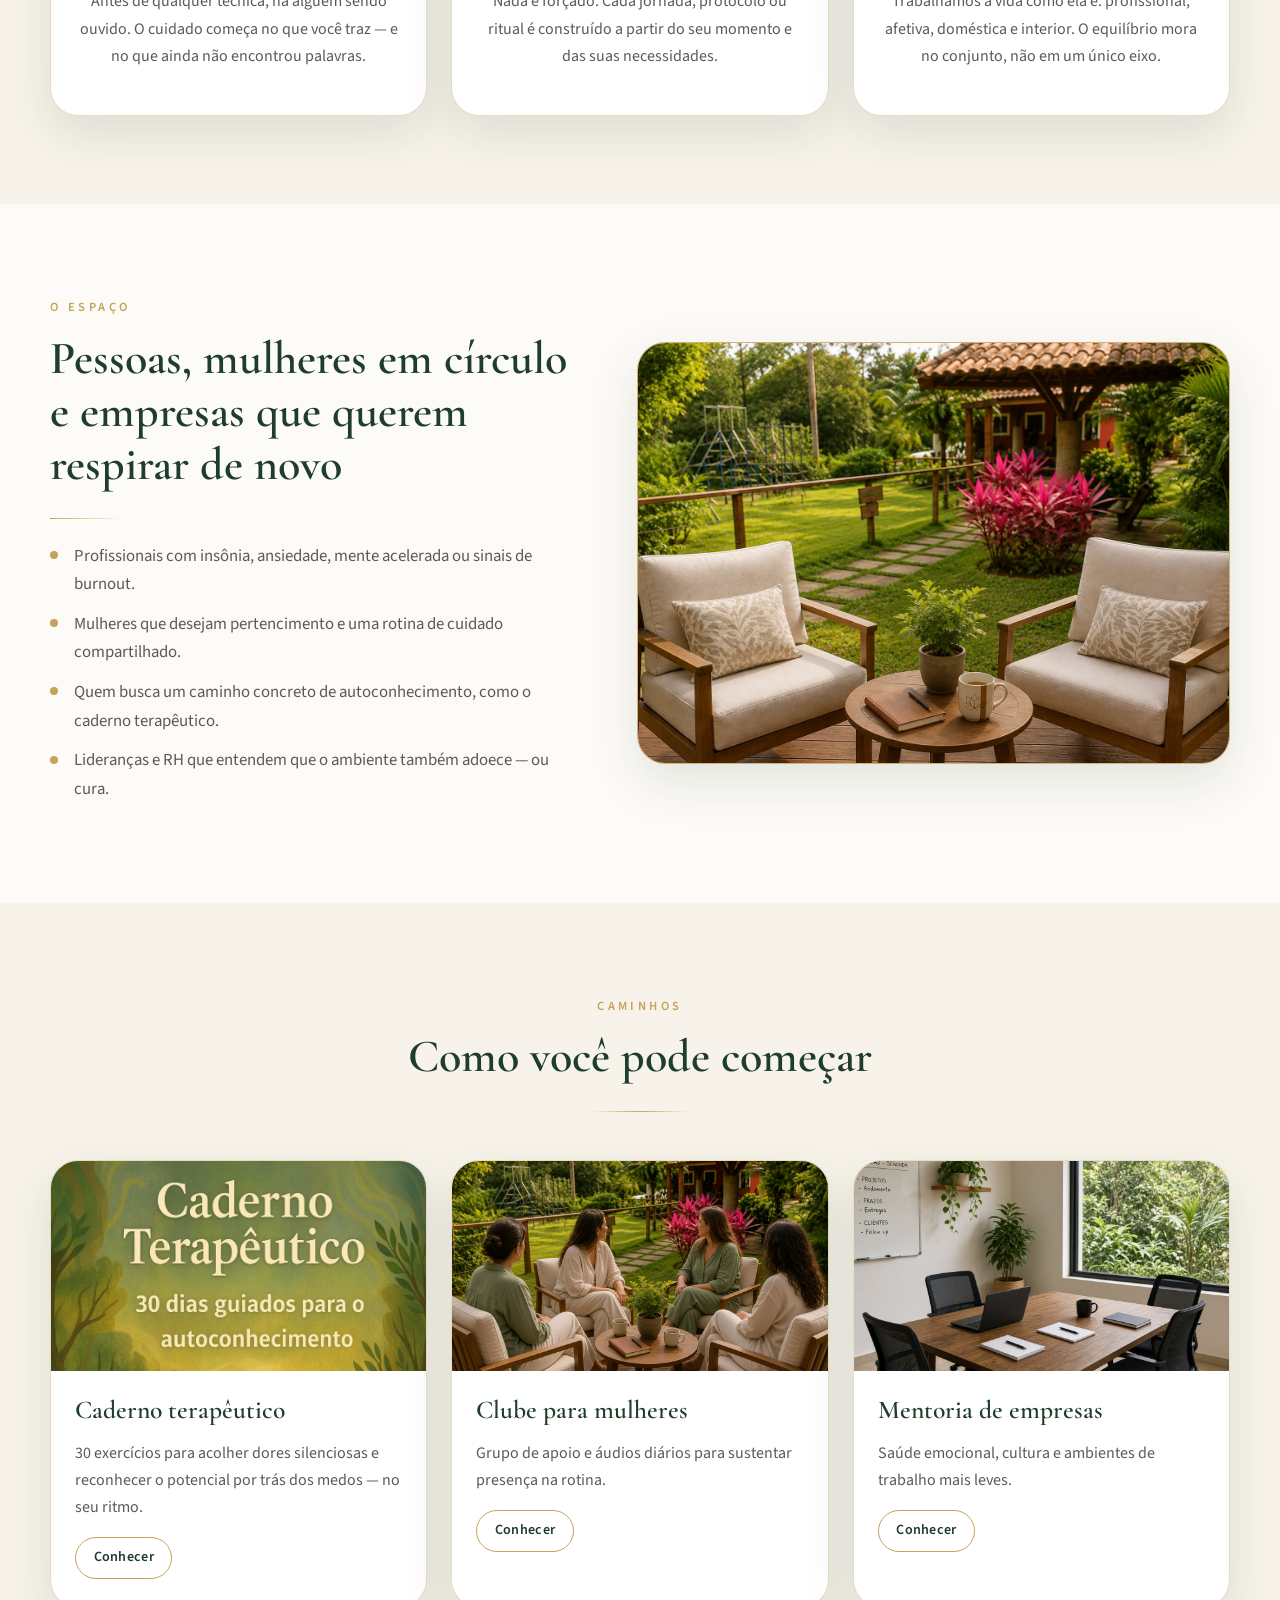
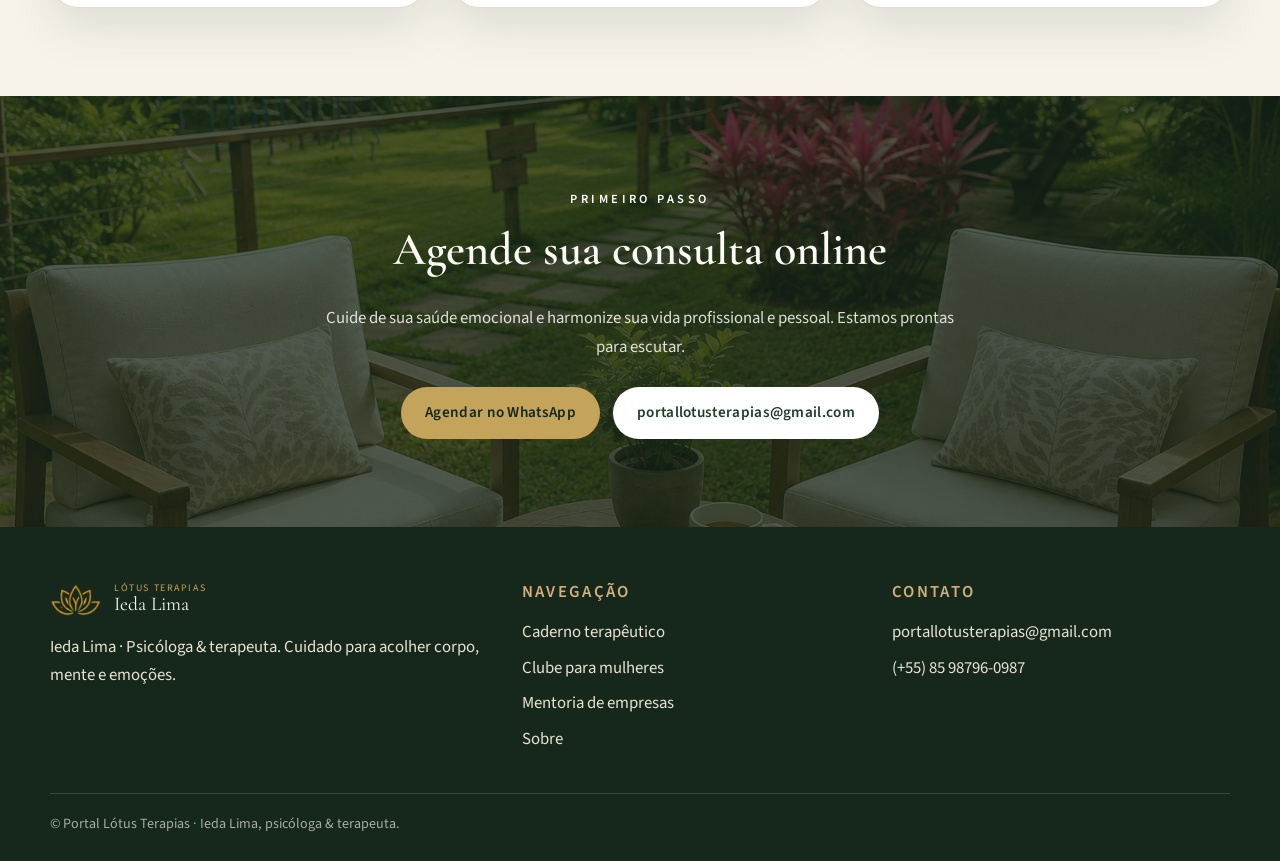
<file: sobre.html>
<!DOCTYPE html>
<html lang="pt-BR">
<head>
  <meta charset="UTF-8">
  <meta name="viewport" content="width=device-width, initial-scale=1.0">
  <title>Ieda Lima | Psicóloga & terapeuta · Portal Lótus Terapias</title>
  <meta name="description" content="Conheça Ieda Lima, psicóloga e terapeuta do Portal Lótus Terapias: escuta, presença e cuidado para equilibrar saúde emocional, vida profissional e pessoal.">
  <link rel="icon" href="img/lotus-icon.png">
  <link rel="preconnect" href="https://fonts.googleapis.com">
  <link rel="preconnect" href="https://fonts.gstatic.com" crossorigin>
  <link href="https://fonts.googleapis.com/css2?family=Cormorant+Garamond:ital,wght@0,500;0,600;0,700;1,500&family=Source+Sans+3:wght@400;500;600;700&display=swap" rel="stylesheet">
  <link rel="stylesheet" href="css/styles.css">
</head>
<body>
  <header class="site-header">
    <div class="container header-inner">
      <a class="brand" href="index.html">
        <img src="img/lotus-icon.png" alt="Portal Lótus Terapias">
        <span><small>Lótus Terapias</small>Ieda Lima</span>
      </a>
      <button class="nav-toggle" aria-label="Abrir menu" aria-expanded="false" type="button">
        <span></span><span></span><span></span>
      </button>
      <nav class="site-nav" aria-label="Principal">
        <a href="index.html">Início</a>
        <a href="caderno.html">Caderno</a>
        <a href="clube.html">Clube</a>
        <a href="mentoria.html">Mentoria</a>
        <a class="is-active" href="sobre.html">Sobre</a>
        <a class="btn btn-primary btn-sm" href="https://wa.me/5585987960987?text=Ol%C3%A1!%20Gostaria%20de%20conhecer%20o%20Portal%20L%C3%B3tus%20Terapias." target="_blank" rel="noopener">Agendar consulta</a>
      </nav>
    </div>
  </header>

  <main>
    <section class="page-hero">
      <div class="hero-media">
        <img src="img/capa.jpg" alt="Espaço de conversa no jardim do Portal Lótus Terapias">
      </div>
      <div class="container hero-content">
        <div class="hero-panel">
          <p class="eyebrow">A terapeuta</p>
          <h1>Ieda Lima</h1>
          <p>Psicóloga & terapeuta. Um espaço para quem deseja integrar, com equilíbrio, todos os seus papéis sociais — e viver com mais presença no corpo, na mente e nas emoções.</p>
        </div>
      </div>
    </section>

    <section class="section section-ivory">
      <div class="container grid-2">
        <div>
          <p class="eyebrow">Portal Lótus Terapias</p>
          <h2>Escuta, presença e cuidado conduzidos por Ieda Lima</h2>
          <div class="gold-line"></div>
          <p>Ieda Lima é psicóloga e terapeuta. No Portal Lótus, ela acolhe pessoas e organizações que sentem o peso de uma vida acelerada — sem atalhos, com respeito à história de cada um.</p>
          <p>O trabalho integra terapias, rituais de autoconhecimento e cuidado para quem quer habitar o trabalho, a casa e os vínculos sem se abandonar.</p>
        </div>
        <div class="portrait-wrap">
          <figure class="portrait">
            <img src="img/Ieda.jpg" alt="Ieda Lima, psicóloga e terapeuta do Portal Lótus">
          </figure>
        </div>
      </div>
    </section>

    <section class="section section-cream">
      <div class="container">
        <div class="section-head center">
          <p class="eyebrow">Princípios</p>
          <h2>Como conduzimos cada encontro</h2>
          <div class="gold-line"></div>
        </div>
        <div class="grid-3">
          <article class="pillar-card">
            <h3>Escuta qualificada</h3>
            <p>Antes de qualquer técnica, há alguém sendo ouvido. O cuidado começa no que você traz — e no que ainda não encontrou palavras.</p>
          </article>
          <article class="pillar-card">
            <h3>Ritmo respeitado</h3>
            <p>Nada é forçado. Cada jornada, protocolo ou ritual é construído a partir do seu momento e das suas necessidades.</p>
          </article>
          <article class="pillar-card">
            <h3>Integração de papéis</h3>
            <p>Trabalhamos a vida como ela é: profissional, afetiva, doméstica e interior. O equilíbrio mora no conjunto, não em um único eixo.</p>
          </article>
        </div>
      </div>
    </section>

    <section class="section section-ivory">
      <div class="container grid-2 split-reverse">
        <div class="about-photo">
          <img src="img/capa.jpg" alt="Jardim e espaço de conversa do Portal Lótus">
        </div>
        <div>
          <p class="eyebrow">O espaço</p>
          <h2>Pessoas, mulheres em círculo e empresas que querem respirar de novo</h2>
          <div class="gold-line"></div>
          <ul class="check-list">
            <li>Profissionais com insônia, ansiedade, mente acelerada ou sinais de burnout.</li>
            <li>Mulheres que desejam pertencimento e uma rotina de cuidado compartilhado.</li>
            <li>Quem busca um caminho concreto de autoconhecimento, como o caderno terapêutico.</li>
            <li>Lideranças e RH que entendem que o ambiente também adoece — ou cura.</li>
          </ul>
        </div>
      </div>
    </section>

    <section class="section section-cream">
      <div class="container">
        <div class="section-head center">
          <p class="eyebrow">Caminhos</p>
          <h2>Como você pode começar</h2>
          <div class="gold-line"></div>
        </div>
        <div class="grid-3">
          <article class="service-card service-card--cover-top">
            <img src="img/caderno-capa.jpg" alt="Capa do Caderno Terapêutico">
            <div class="body">
              <h3>Caderno terapêutico</h3>
              <p>30 exercícios para acolher dores silenciosas e reconhecer o potencial por trás dos medos — no seu ritmo.</p>
              <a class="btn btn-ghost btn-sm" href="caderno.html">Conhecer</a>
            </div>
          </article>
          <article class="service-card">
            <img src="img/clube.jpg" alt="Clube para mulheres">
            <div class="body">
              <h3>Clube para mulheres</h3>
              <p>Grupo de apoio e áudios diários para sustentar presença na rotina.</p>
              <a class="btn btn-ghost btn-sm" href="clube.html">Conhecer</a>
            </div>
          </article>
          <article class="service-card">
            <img src="img/mentoria.jpg" alt="Mentoria de empresas">
            <div class="body">
              <h3>Mentoria de empresas</h3>
              <p>Saúde emocional, cultura e ambientes de trabalho mais leves.</p>
              <a class="btn btn-ghost btn-sm" href="mentoria.html">Conhecer</a>
            </div>
          </article>
        </div>
      </div>
    </section>

    <section class="cta-band">
      <img src="img/capa.jpg" alt="">
      <div class="container">
        <p class="eyebrow">Primeiro passo</p>
        <h2>Agende sua consulta online</h2>
        <p>Cuide de sua saúde emocional e harmonize sua vida profissional e pessoal. Estamos prontas para escutar.</p>
        <div class="btn-row">
          <a class="btn btn-gold" href="https://wa.me/5585987960987?text=Ol%C3%A1!%20Gostaria%20de%20agendar%20uma%20consulta%20no%20Portal%20L%C3%B3tus%20Terapias." target="_blank" rel="noopener">Agendar no WhatsApp</a>
          <a class="btn btn-light" href="https://mail.google.com/mail/?view=cm&fs=1&to=portallotusterapias@gmail.com" target="_blank" rel="noopener">portallotusterapias@gmail.com</a>
        </div>
      </div>
    </section>
  </main>

  <footer class="site-footer">
    <div class="container footer-grid">
      <div>
        <a class="brand" href="index.html">
          <img src="img/lotus-icon.png" alt="Portal Lótus Terapias">
          <span><small>Lótus Terapias</small>Ieda Lima</span>
        </a>
        <p style="margin-top:1rem;">Ieda Lima · Psicóloga & terapeuta. Cuidado para acolher corpo, mente e emoções.</p>
      </div>
      <div>
        <h3>Navegação</h3>
        <ul>
          <li><a href="caderno.html">Caderno terapêutico</a></li>
          <li><a href="clube.html">Clube para mulheres</a></li>
          <li><a href="mentoria.html">Mentoria de empresas</a></li>
          <li><a href="sobre.html">Sobre</a></li>
        </ul>
      </div>
      <div>
        <h3>Contato</h3>
        <ul>
          <li><a href="https://mail.google.com/mail/?view=cm&fs=1&to=portallotusterapias@gmail.com" target="_blank" rel="noopener">portallotusterapias@gmail.com</a></li>
          <li><a href="https://wa.me/5585987960987" target="_blank" rel="noopener">(+55) 85 98796-0987</a></li>
        </ul>
      </div>
    </div>
    <div class="container copyright">© Portal Lótus Terapias · Ieda Lima, psicóloga & terapeuta.</div>
  </footer>

  <a class="wa-float" href="https://wa.me/5585987960987?text=Ol%C3%A1!%20Gostaria%20de%20conhecer%20o%20Portal%20L%C3%B3tus%20Terapias." target="_blank" rel="noopener" aria-label="Abrir WhatsApp">
    <svg viewBox="0 0 24 24" width="28" height="28" fill="currentColor" aria-hidden="true"><path d="M17.472 14.382c-.297-.149-1.758-.867-2.03-.967-.273-.099-.471-.148-.67.15-.197.297-.767.966-.94 1.164-.173.199-.347.223-.644.075-.297-.15-1.255-.463-2.39-1.475-.883-.788-1.48-1.761-1.653-2.059-.173-.297-.018-.458.13-.606.134-.133.298-.347.446-.52.149-.174.198-.298.298-.497.099-.198.05-.371-.025-.52-.075-.149-.669-1.612-.916-2.207-.242-.579-.487-.5-.669-.51-.173-.008-.371-.01-.57-.01-.198 0-.52.074-.792.372-.272.297-1.04 1.016-1.04 2.479 0 1.462 1.065 2.875 1.213 3.074.149.198 2.096 3.2 5.077 4.487.709.306 1.262.489 1.694.625.712.227 1.36.195 1.871.118.571-.085 1.758-.719 2.006-1.413.248-.694.248-1.289.173-1.413-.074-.124-.272-.198-.57-.347m-5.421 7.403h-.004a9.87 9.87 0 01-5.031-1.378l-.361-.214-3.741.982.998-3.648-.235-.374a9.86 9.86 0 01-1.51-5.26c.001-5.45 4.436-9.884 9.888-9.884 2.64 0 5.122 1.03 6.988 2.898a9.825 9.825 0 012.893 6.994c-.003 5.45-4.435 9.884-9.885 9.884m8.413-18.297A11.815 11.815 0 0012.05 0C5.495 0 .16 5.335.157 11.892c0 2.096.547 4.142 1.588 5.945L.057 24l6.305-1.654a11.882 11.882 0 005.683 1.448h.005c6.554 0 11.89-5.335 11.893-11.893a11.821 11.821 0 00-3.48-8.413z"/></svg>
  </a>
  <script src="js/main.js"></script>
</body>
</html>
</file>
<file: css/styles.css>
:root {
  --forest: #1f3d2b;
  --forest-deep: #16281c;
  --moss: #4a6b52;
  --gold: #c4a35a;
  --gold-light: #d4af7a;
  --lotus: #e8a4b8;
  --lotus-deep: #c96b8a;
  --cream: #f7f3ea;
  --ivory: #fdfbf7;
  --ink: #2c2a26;
  --muted: #5c5a54;
  --line: rgba(196, 163, 90, 0.38);
  --radius: 18px;
  --radius-lg: 28px;
  --shadow: 0 18px 50px rgba(31, 61, 43, 0.12);
  --header-h: 92px;
  --font-serif: "Cormorant Garamond", Georgia, serif;
  --font-sans: "Source Sans 3", system-ui, sans-serif;
  --max: 1180px;
  --wa: #25d366;
}

*,
*::before,
*::after {
  box-sizing: border-box;
}

html {
  scroll-behavior: smooth;
  overflow-x: hidden;
}

body {
  margin: 0;
  font-family: var(--font-sans);
  font-size: 1.05rem;
  line-height: 1.7;
  color: var(--ink);
  background: var(--ivory);
  overflow-x: hidden;
}

img {
  max-width: 100%;
  display: block;
}

a {
  color: inherit;
  text-decoration: none;
}

h1,
h2,
h3,
h4 {
  font-family: var(--font-serif);
  font-weight: 600;
  color: var(--forest);
  line-height: 1.15;
  margin: 0 0 0.6em;
}

h1 { font-size: clamp(2.4rem, 5vw, 4.4rem); }
h2 { font-size: clamp(2rem, 3.6vw, 3.2rem); }
h3 { font-size: clamp(1.35rem, 2vw, 1.8rem); }

p {
  margin: 0 0 1em;
  color: var(--muted);
}

ul { margin: 0; padding: 0; list-style: none; }

.container {
  width: min(calc(100% - 2.4rem), var(--max));
  margin-inline: auto;
}

.eyebrow {
  display: inline-block;
  font-size: 0.78rem;
  letter-spacing: 0.28em;
  text-transform: uppercase;
  color: var(--gold);
  font-weight: 600;
  margin-bottom: 0.85rem;
}

.gold-line {
  width: 72px;
  height: 1px;
  background: linear-gradient(90deg, var(--gold), transparent);
  margin: 1rem 0 1.4rem;
}

.section {
  padding: 5.5rem 0;
  color: var(--ink);
}

.section-cream { background: var(--cream); }
.section-ivory { background: var(--ivory); }
.section-forest {
  background: linear-gradient(160deg, var(--forest-deep), var(--forest) 55%, #2d5340);
  color: #f4efe4;
}
.section-forest h2,
.section-forest h3 { color: #f7f3ea; }
.section-forest .eyebrow { color: var(--gold-light); }

.section-head {
  max-width: 680px;
  margin-bottom: 3rem;
}

.section-head.center,
.center {
  text-align: center;
  margin-inline: auto;
}

.section-head.center .gold-line {
  margin-inline: auto;
  background: linear-gradient(90deg, transparent, var(--gold), transparent);
  width: 96px;
}

.lede {
  font-size: 1.15rem;
  color: var(--muted);
}

/* Buttons */
.btn {
  display: inline-flex;
  align-items: center;
  justify-content: center;
  gap: 0.55rem;
  min-height: 50px;
  padding: 0.75rem 1.45rem;
  border-radius: 999px;
  border: 1px solid transparent;
  font-family: var(--font-sans);
  font-size: 0.95rem;
  font-weight: 600;
  letter-spacing: 0.02em;
  cursor: pointer;
  transition: 0.22s ease;
}

.btn-primary {
  background: var(--forest);
  color: #fff;
}
.btn-primary:hover { background: var(--forest-deep); transform: translateY(-1px); }

.btn-gold {
  background: var(--gold);
  color: var(--forest-deep);
}
.btn-gold:hover { background: var(--gold-light); }

.btn-ghost {
  background: transparent;
  border-color: var(--gold);
  color: var(--forest);
}
.btn-ghost:hover { background: rgba(196, 163, 90, 0.12); }

.btn-light {
  background: #fff;
  color: var(--forest);
}
.btn-light:hover { background: var(--cream); }

.btn-wa {
  background: #1f8f4a;
  color: #fff;
}
.btn-wa:hover { background: #187a3e; }

.btn-sm {
  min-height: 42px;
  padding: 0.5rem 1.1rem;
  font-size: 0.88rem;
}

.btn-row {
  display: flex;
  flex-wrap: wrap;
  gap: 0.8rem;
  margin-top: 1.6rem;
}

/* Header */
.site-header {
  position: sticky;
  top: 0;
  z-index: 40;
  height: var(--header-h);
  background: rgba(253, 251, 247, 0.88);
  backdrop-filter: blur(16px);
  border-bottom: 1px solid transparent;
  transition: 0.25s ease;
}

.site-header.is-scrolled {
  border-bottom-color: var(--line);
  box-shadow: 0 8px 30px rgba(31, 61, 43, 0.06);
}

.header-inner {
  position: relative;
  height: var(--header-h);
  display: flex;
  align-items: center;
  justify-content: space-between;
  gap: 1rem;
}

.brand {
  display: flex;
  align-items: center;
  gap: 0.75rem;
}

.brand img {
  width: 52px;
  height: 34px;
  object-fit: contain;
  border: 0;
  border-radius: 0;
  box-shadow: none;
  background: transparent;
}

.brand span {
  display: flex;
  flex-direction: column;
  font-family: var(--font-serif);
  font-size: 1.22rem;
  color: var(--forest);
  line-height: 1.1;
}

.brand small {
  font-family: var(--font-sans);
  font-size: 0.62rem;
  letter-spacing: 0.16em;
  text-transform: uppercase;
  color: var(--gold);
}

.site-nav {
  display: flex;
  align-items: center;
  gap: 1.35rem;
}

.site-nav a:not(.btn) {
  font-size: 0.95rem;
  color: var(--forest);
  position: relative;
}

.site-nav a:not(.btn)::after {
  content: "";
  position: absolute;
  left: 0;
  bottom: -6px;
  width: 0;
  height: 1px;
  background: var(--gold);
  transition: 0.2s ease;
}

.site-nav a:not(.btn):hover::after,
.site-nav a.is-active::after { width: 100%; }

.nav-toggle {
  display: none;
  width: 44px;
  height: 44px;
  border: 1px solid var(--line);
  border-radius: 12px;
  background: transparent;
  cursor: pointer;
  padding: 10px;
}

.nav-toggle span {
  display: block;
  height: 2px;
  background: var(--forest);
  margin: 5px 0;
  border-radius: 2px;
  transition: 0.2s ease;
}

/* Hero */
.hero,
.page-hero {
  position: relative;
  display: grid;
  justify-items: stretch;
  align-items: end;
  overflow: hidden;
}

.hero {
  min-height: calc(100vh - var(--header-h));
}

.page-hero {
  min-height: 68vh;
}

.hero-media {
  position: absolute;
  inset: 0;
}

.hero-media img {
  width: 100%;
  height: 100%;
  object-fit: cover;
  object-position: center 62%;
}

.hero-media::after {
  content: "";
  position: absolute;
  inset: 0;
  background:
    linear-gradient(90deg, rgba(22, 40, 28, 0.78) 0%, rgba(22, 40, 28, 0.48) 38%, rgba(22, 40, 28, 0.12) 68%, rgba(22, 40, 28, 0.04) 100%),
    linear-gradient(180deg, rgba(22, 40, 28, 0.12) 0%, rgba(22, 40, 28, 0.22) 100%);
}

.hero-content {
  position: relative;
  z-index: 1;
  text-align: left;
  padding: 7rem 0 5.2rem;
}

.hero .container.hero-content,
.page-hero .container.hero-content {
  width: min(calc(100vw - 2.4rem), var(--max));
  max-width: var(--max);
  margin-inline: auto;
}

.hero-panel {
  background: none;
  border: 0;
  box-shadow: none;
  padding: 0;
  margin: 0;
  width: min(100%, 36rem);
  text-align: left;
  color: #fff;
}

.hero-panel h1,
.hero-panel p {
  overflow-wrap: anywhere;
}

.hero-content .brand-mark {
  width: 78px;
  height: 48px;
  margin: 0 0 1.1rem;
  object-fit: contain;
  background: transparent;
  filter: brightness(0) invert(1);
}

.hero-panel .eyebrow,
.hero-panel .therapist-line {
  color: #fff !important;
}

.therapist-line {
  font-size: 0.92rem !important;
  letter-spacing: 0.08em;
  text-transform: uppercase;
  margin-bottom: 0.9rem;
}

.hero-panel h1,
.hero h1,
.page-hero h1 {
  color: #fff;
  text-shadow: 0 2px 18px rgba(0, 0, 0, 0.28);
  max-width: 14ch;
}

.hero-panel p {
  font-size: 1.12rem;
  color: rgba(255, 255, 255, 0.94);
  max-width: 38em;
  margin-inline: 0;
  text-shadow: 0 1px 12px rgba(0, 0, 0, 0.28);
}

.hero .btn-row,
.page-hero .btn-row {
  justify-content: flex-start;
}

.portrait-wrap {
  display: grid;
  place-items: center;
}

.portrait {
  width: min(100%, 300px);
  aspect-ratio: 1;
  border-radius: 50%;
  overflow: hidden;
  border: 2px solid var(--gold);
  box-shadow: 0 0 0 8px #fff, 0 18px 40px rgba(31, 61, 43, 0.14);
  background: var(--cream);
}

.portrait img {
  width: 100%;
  height: 100%;
  object-fit: cover;
  object-position: center 12%;
}

/* Grids */
.grid-3 {
  display: grid;
  grid-template-columns: repeat(3, 1fr);
  gap: 1.5rem;
}

.grid-2 {
  display: grid;
  grid-template-columns: 1.05fr 0.95fr;
  gap: 3.2rem;
  align-items: center;
}

.split-reverse { direction: rtl; }
.split-reverse > * { direction: ltr; }

.pillar-card,
.service-card,
.step-card,
.quote-card,
.include-card,
.faq-item {
  background: #fff;
  border: 1px solid var(--line);
  border-radius: var(--radius-lg);
  box-shadow: var(--shadow);
}

.pillar-card {
  padding: 2rem 1.7rem 1.8rem;
  text-align: center;
}

.pillar-card p,
.service-card .body p,
.step-card p,
.include-card p {
  color: var(--muted);
  text-shadow: none;
  font-size: 1rem;
  max-width: none;
}

.pillar-icon {
  width: 64px;
  height: 64px;
  margin: 0 auto 1.1rem;
  border-radius: 50%;
  display: grid;
  place-items: center;
  border: 1px solid var(--gold);
  color: var(--forest);
  background: var(--cream);
}

.pillar-icon img {
  width: 36px;
  height: auto;
  object-fit: contain;
}

.product-card {
  position: relative;
  overflow: hidden;
  border-radius: var(--radius-lg);
  min-height: 460px;
  color: #fff;
  box-shadow: var(--shadow);
}

.product-card img {
  position: absolute;
  inset: 0;
  width: 100%;
  height: 100%;
  object-fit: cover;
  transition: 0.6s ease;
}

.product-card:hover img { transform: scale(1.05); }

.product-card::after {
  content: "";
  position: absolute;
  inset: 0;
  background: linear-gradient(180deg, rgba(22,40,28,0.1) 20%, rgba(22,40,28,0.88) 100%);
}

.product-card .body {
  position: relative;
  z-index: 1;
  padding: 1.7rem;
  height: 100%;
  min-height: 460px;
  display: flex;
  flex-direction: column;
  justify-content: flex-end;
}

.product-card h3 { color: #fff; }

.product-card p {
  color: rgba(255, 255, 255, 0.92);
  text-shadow: 0 1px 10px rgba(0, 0, 0, 0.35);
}

.service-card {
  overflow: hidden;
}

.service-card img {
  width: 100%;
  height: 210px;
  object-fit: cover;
}

.service-card--cover-top img {
  object-position: top center;
}

.service-card .body { padding: 1.5rem 1.5rem 1.7rem; }

.step-card {
  padding: 1.7rem;
  position: relative;
}

.step-num {
  font-family: var(--font-serif);
  font-size: 2.4rem;
  color: var(--gold);
  line-height: 1;
  margin-bottom: 0.6rem;
}

.quote-card {
  padding: 2rem 1.7rem;
}

.quote-card p {
  font-family: var(--font-serif);
  font-size: 1.35rem;
  font-style: italic;
  color: var(--forest);
}

.quote-card cite {
  display: block;
  font-style: normal;
  font-size: 0.9rem;
  letter-spacing: 0.08em;
  text-transform: uppercase;
  color: var(--moss);
}

.cover-frame {
  background: linear-gradient(180deg, #fff, var(--cream));
  border-radius: var(--radius-lg);
  padding: 1.5rem;
  box-shadow: var(--shadow);
  border: 1px solid var(--line);
  display: grid;
  place-items: center;
}

.cover-frame img {
  width: min(100%, 380px);
  height: auto;
  object-fit: contain;
}

.about-photo {
  border-radius: var(--radius-lg);
  overflow: hidden;
  box-shadow: var(--shadow);
  border: 1px solid var(--gold-light);
}

.about-photo img {
  width: 100%;
  height: 100%;
  object-fit: cover;
  min-height: 420px;
}

.include-list li,
.check-list li {
  position: relative;
  padding-left: 1.5rem;
  margin-bottom: 0.7rem;
  color: var(--muted);
}

.check-list li::before,
.include-list li::before {
  content: "";
  position: absolute;
  left: 0;
  top: 0.55em;
  width: 8px;
  height: 8px;
  border-radius: 50%;
  background: var(--gold);
}

.include-grid {
  display: grid;
  grid-template-columns: repeat(2, 1fr);
  gap: 1.1rem;
}

.include-card { padding: 1.4rem 1.3rem; }

/* FAQ */
.faq-list { display: grid; gap: 0.85rem; }

.faq-item button {
  width: 100%;
  text-align: left;
  background: transparent;
  border: 0;
  padding: 1.15rem 1.4rem;
  font: inherit;
  font-weight: 600;
  color: var(--forest);
  cursor: pointer;
  display: flex;
  justify-content: space-between;
  gap: 1rem;
}

.faq-item button span {
  font-family: var(--font-serif);
  font-size: 1.5rem;
  color: var(--gold);
  line-height: 1;
}

.faq-item .faq-panel {
  display: none;
  padding: 0 1.4rem 1.2rem;
  color: var(--muted);
}

.faq-item.is-open .faq-panel { display: block; }
.faq-item.is-open button span { transform: rotate(45deg); display: inline-block; }

/* CTA band */
.cta-band {
  position: relative;
  overflow: hidden;
  color: #fff;
  text-align: center;
  padding: 5.5rem 0;
}

.cta-band img {
  position: absolute;
  inset: 0;
  width: 100%;
  height: 100%;
  object-fit: cover;
  object-position: center 62%;
}

.cta-band::after {
  content: "";
  position: absolute;
  inset: 0;
  background: rgba(22, 40, 28, 0.74);
}

.cta-band .container { position: relative; z-index: 1; }
.cta-band .eyebrow { color: #fff; }
.cta-band h2 { color: #fdfbf7; }
.cta-band p { color: rgba(253,251,247,0.86); max-width: 640px; margin-inline: auto; }
.cta-band .btn-row { justify-content: center; }

/* Footer */
.site-footer {
  background: var(--forest-deep);
  color: #e8e2d4;
  padding: 3.5rem 0 1.5rem;
}

.site-footer p {
  color: #e8e2d4;
}

.footer-grid {
  display: grid;
  grid-template-columns: 1.3fr 1fr 1fr;
  gap: 2rem;
  padding-bottom: 2rem;
  border-bottom: 1px solid rgba(196, 163, 90, 0.25);
}

.site-footer .brand span { color: #f7f3ea; }
.site-footer .brand img {
  filter: none;
}
.site-footer a:hover { color: var(--gold-light); }
.site-footer h3 {
  color: var(--gold-light);
  font-size: 1.05rem;
  letter-spacing: 0.14em;
  text-transform: uppercase;
  font-family: var(--font-sans);
  margin-bottom: 1rem;
}

.site-footer li { margin-bottom: 0.45rem; }

.copyright {
  padding-top: 1.2rem;
  font-size: 0.88rem;
  color: rgba(247, 243, 234, 0.65);
}

/* WhatsApp float */
.wa-float {
  position: fixed;
  right: 1.2rem;
  bottom: 1.2rem;
  z-index: 50;
  width: 58px;
  height: 58px;
  border-radius: 50%;
  background: var(--wa);
  color: #fff;
  display: grid;
  place-items: center;
  box-shadow: 0 10px 30px rgba(37, 211, 102, 0.4);
  animation: pulse 2.4s infinite;
}

.wa-float:hover { transform: scale(1.06); }

@keyframes pulse {
  0% { box-shadow: 0 0 0 0 rgba(37, 211, 102, 0.45); }
  70% { box-shadow: 0 0 0 16px rgba(37, 211, 102, 0); }
  100% { box-shadow: 0 0 0 0 rgba(37, 211, 102, 0); }
}

.meta-row {
  display: flex;
  flex-wrap: wrap;
  gap: 0.6rem 1.2rem;
  color: var(--moss);
  font-size: 0.92rem;
  margin-bottom: 1rem;
}

.chip {
  display: inline-flex;
  align-items: center;
  gap: 0.35rem;
  background: var(--cream);
  border: 1px solid var(--line);
  border-radius: 999px;
  padding: 0.25rem 0.75rem;
  font-size: 0.82rem;
  color: var(--forest);
}

.for-whom {
  display: grid;
  grid-template-columns: 1fr 1fr;
  gap: 1.2rem;
}

.for-box {
  padding: 1.6rem;
  border-radius: var(--radius-lg);
  background: #fff;
  border: 1px solid var(--line);
}

.for-box.not {
  background: var(--cream);
}

:focus-visible {
  outline: 2px solid var(--gold);
  outline-offset: 3px;
}

@media (max-width: 980px) {
  .grid-3,
  .grid-2,
  .footer-grid,
  .include-grid,
  .for-whom {
    grid-template-columns: 1fr;
  }

  .split-reverse { direction: ltr; }

  .nav-toggle { display: block; }

  .site-nav {
    position: absolute;
    top: var(--header-h);
    left: 0;
    right: 0;
    background: var(--ivory);
    flex-direction: column;
    align-items: flex-start;
    padding: 1rem 1.2rem 1.4rem;
    gap: 0.9rem;
    border-bottom: 1px solid var(--line);
    display: none;
  }

  .site-nav.is-open { display: flex; }

  .hero,
  .page-hero { min-height: 78vh; align-items: end; }

  .hero-media::after {
    background:
      linear-gradient(180deg, rgba(22, 40, 28, 0.28) 0%, rgba(22, 40, 28, 0.62) 100%);
  }

  .hero h1,
  .page-hero h1 { max-width: none; }
}

@media (max-width: 640px) {
  .section { padding: 3.6rem 0; }
  .product-card,
  .product-card .body { min-height: 400px; }

  .hero .btn-row,
  .page-hero .btn-row,
  .cta-band .btn-row,
  .hero-panel .btn-row {
    flex-direction: column;
    align-items: stretch;
  }

  .hero .btn-row .btn,
  .page-hero .btn-row .btn,
  .hero-panel .btn-row .btn {
    width: 100%;
  }

  .hero-content,
  .page-hero .hero-content { padding: 4.2rem 0 2.8rem; }
  .hero-panel { width: 100%; }
  .therapist-line { letter-spacing: 0.04em; font-size: 0.78rem !important; }
  .hero-panel h1 { font-size: 2rem; line-height: 1.2; }
  .hero-panel p { font-size: 1rem; }
}
</file>
